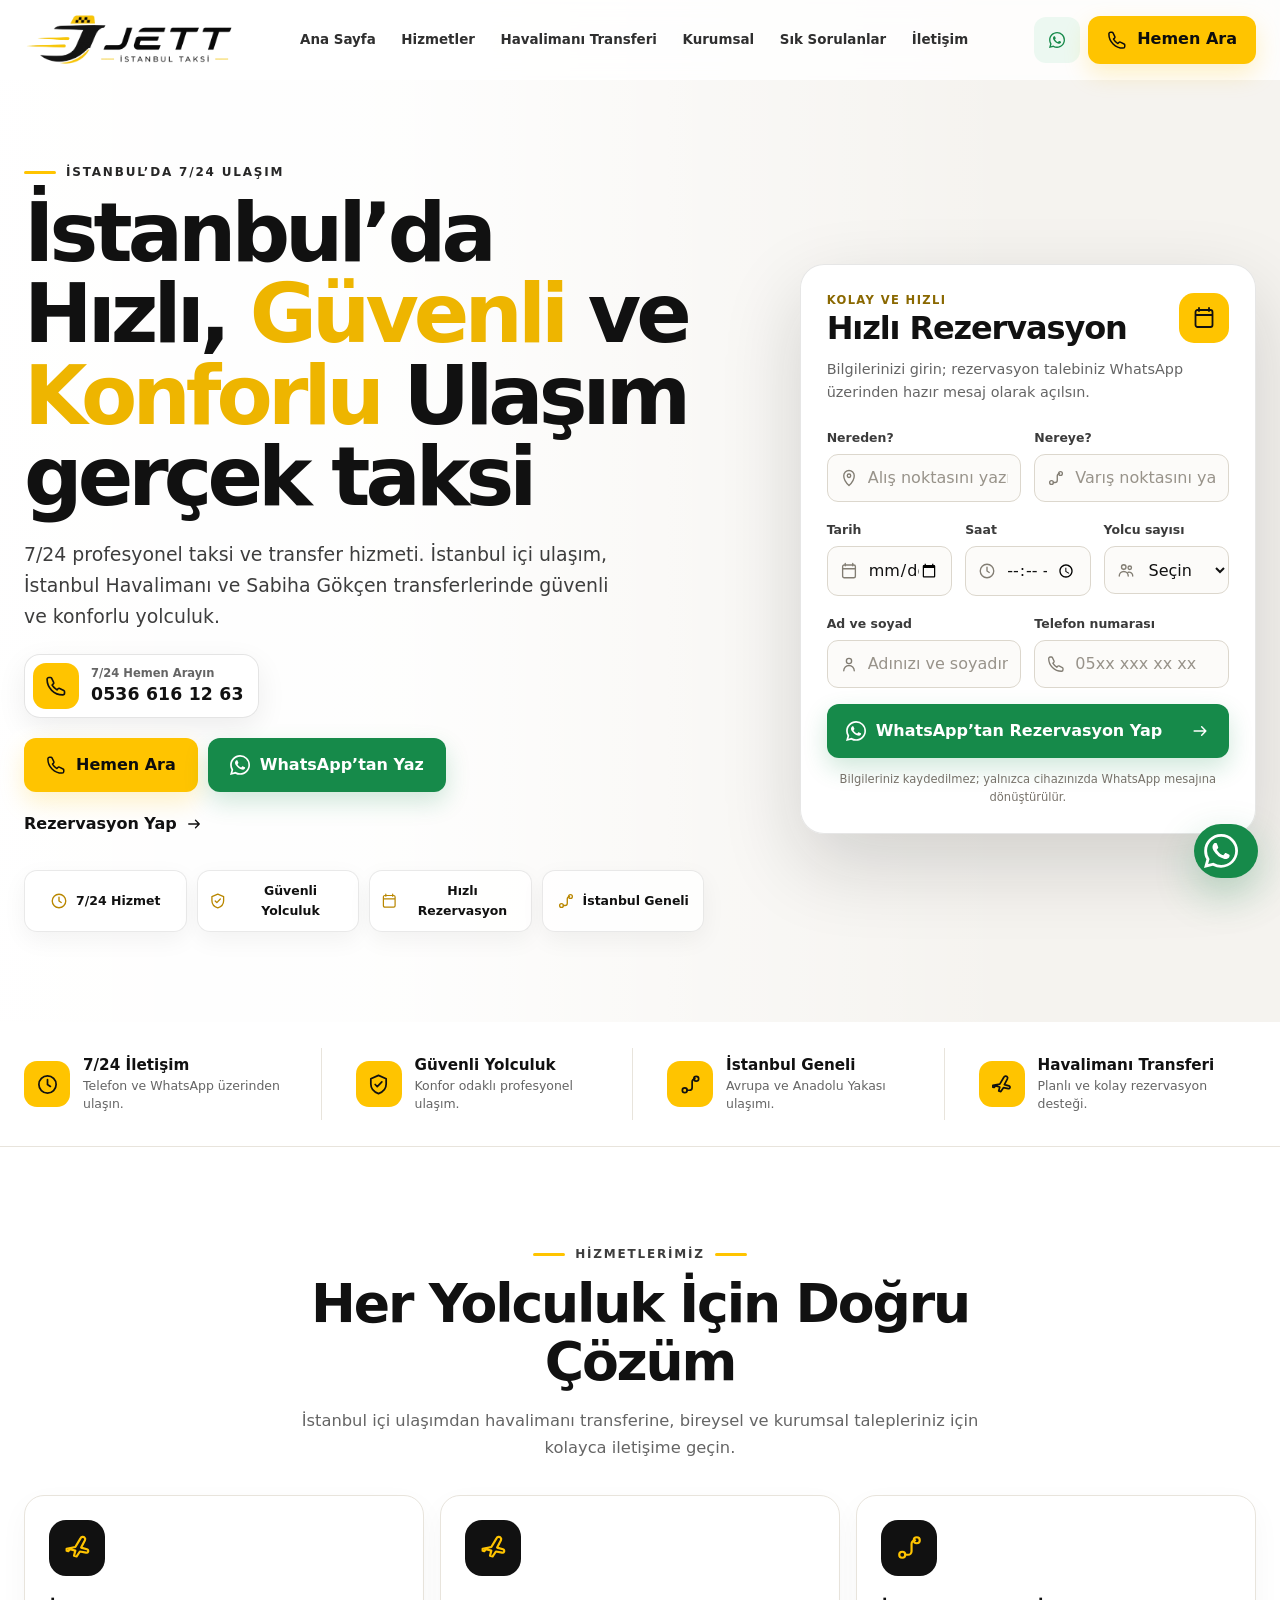
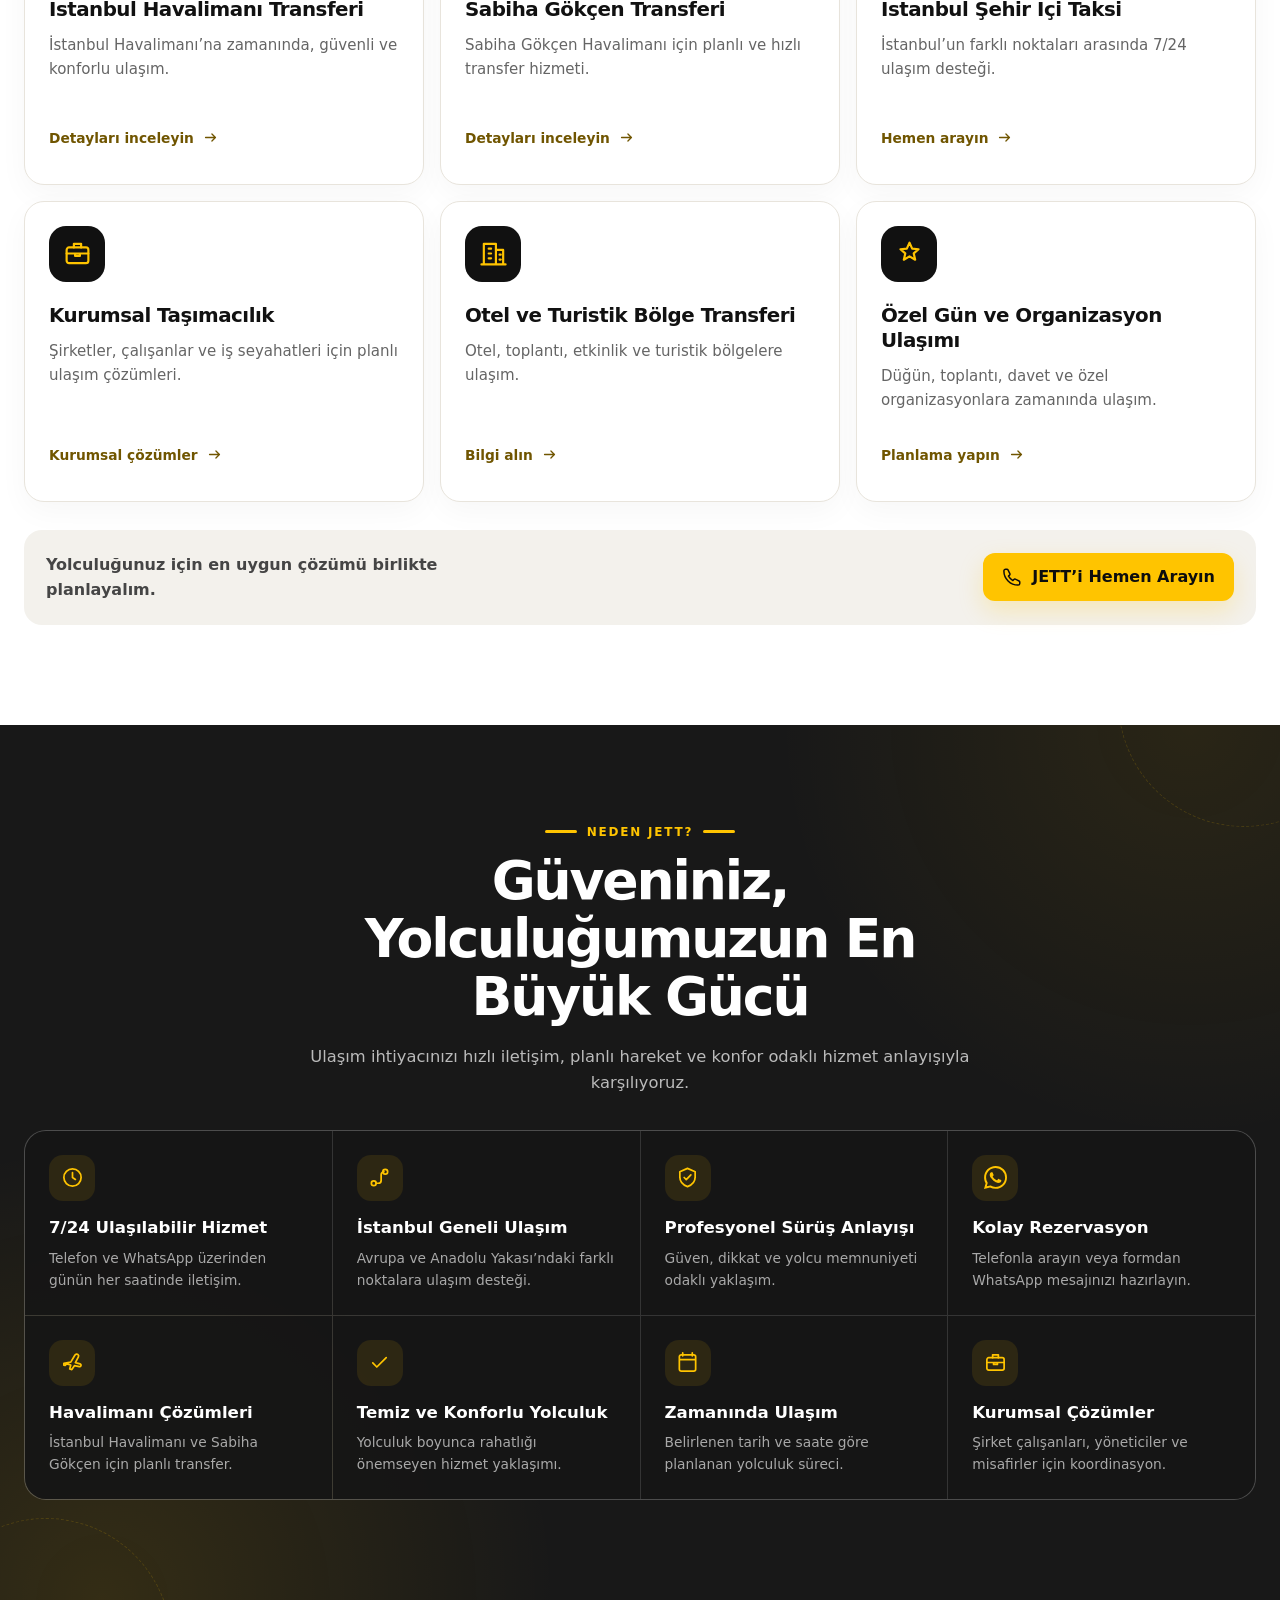
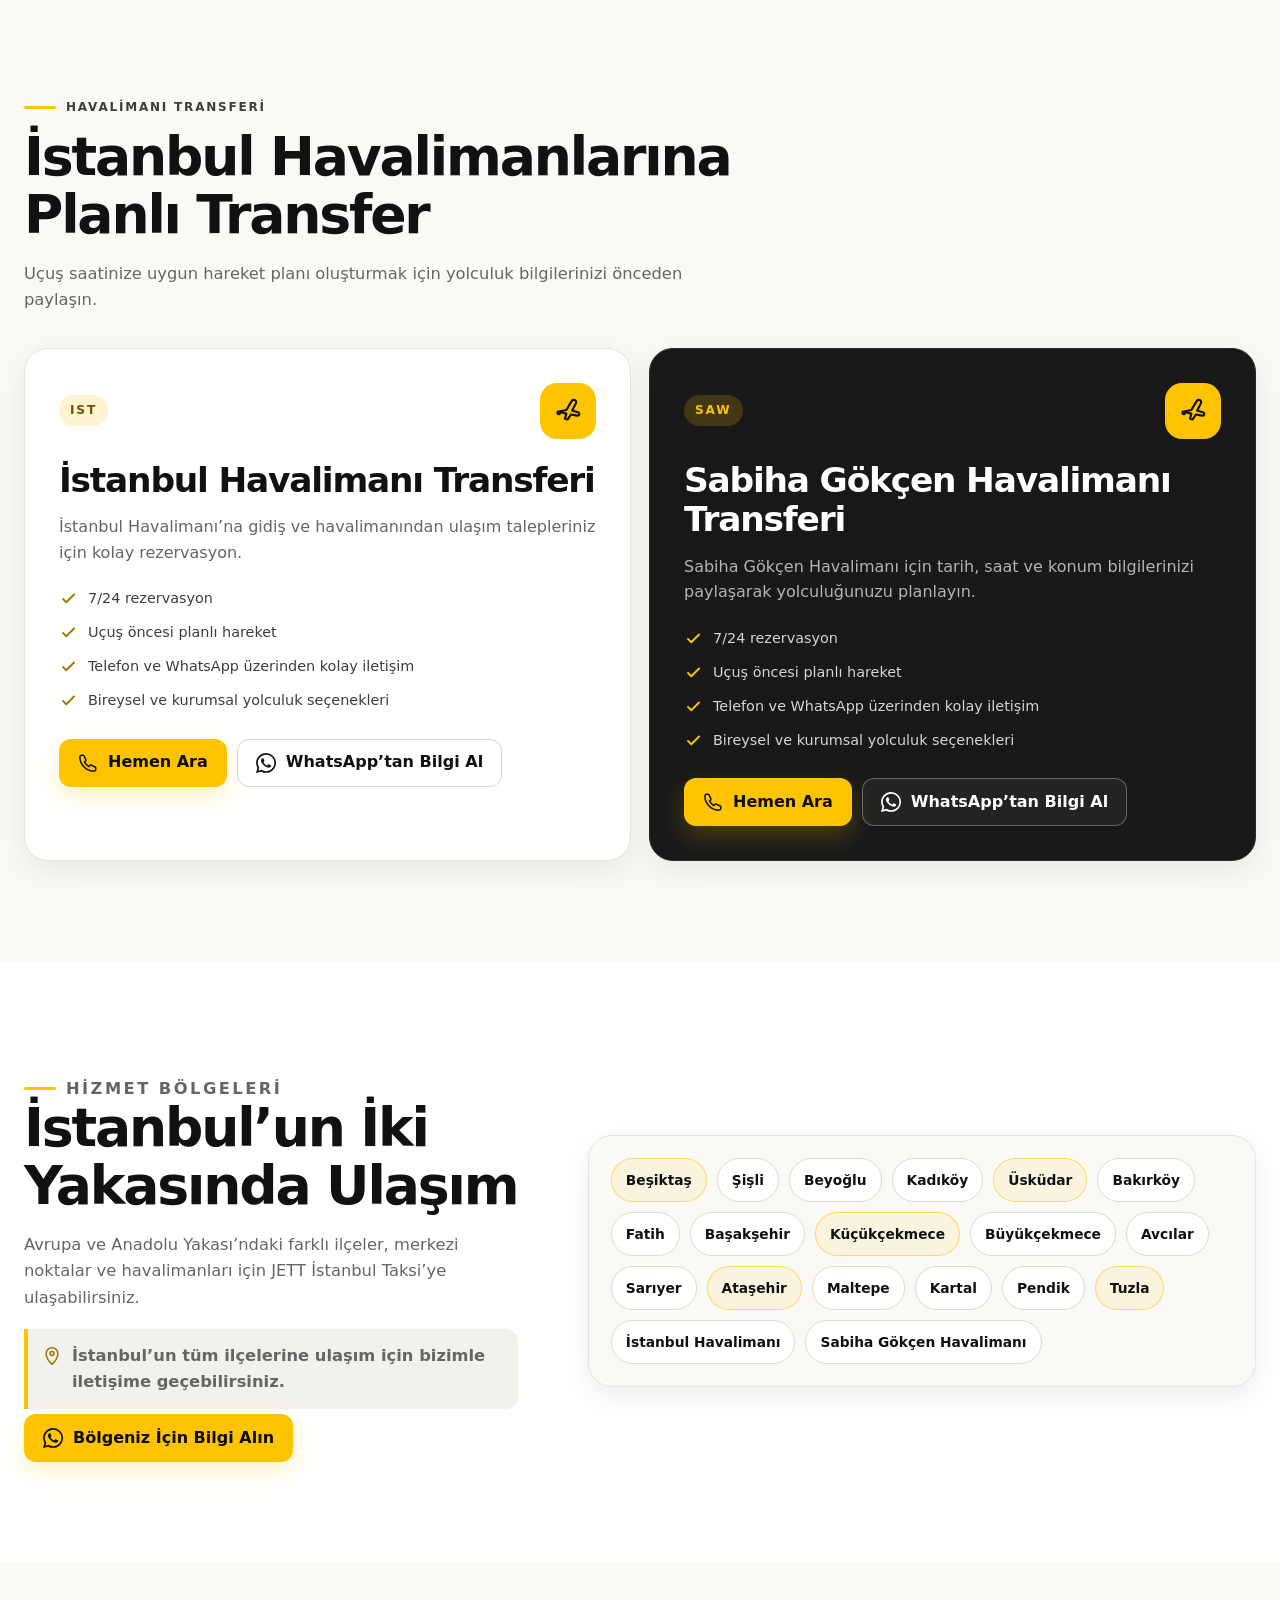
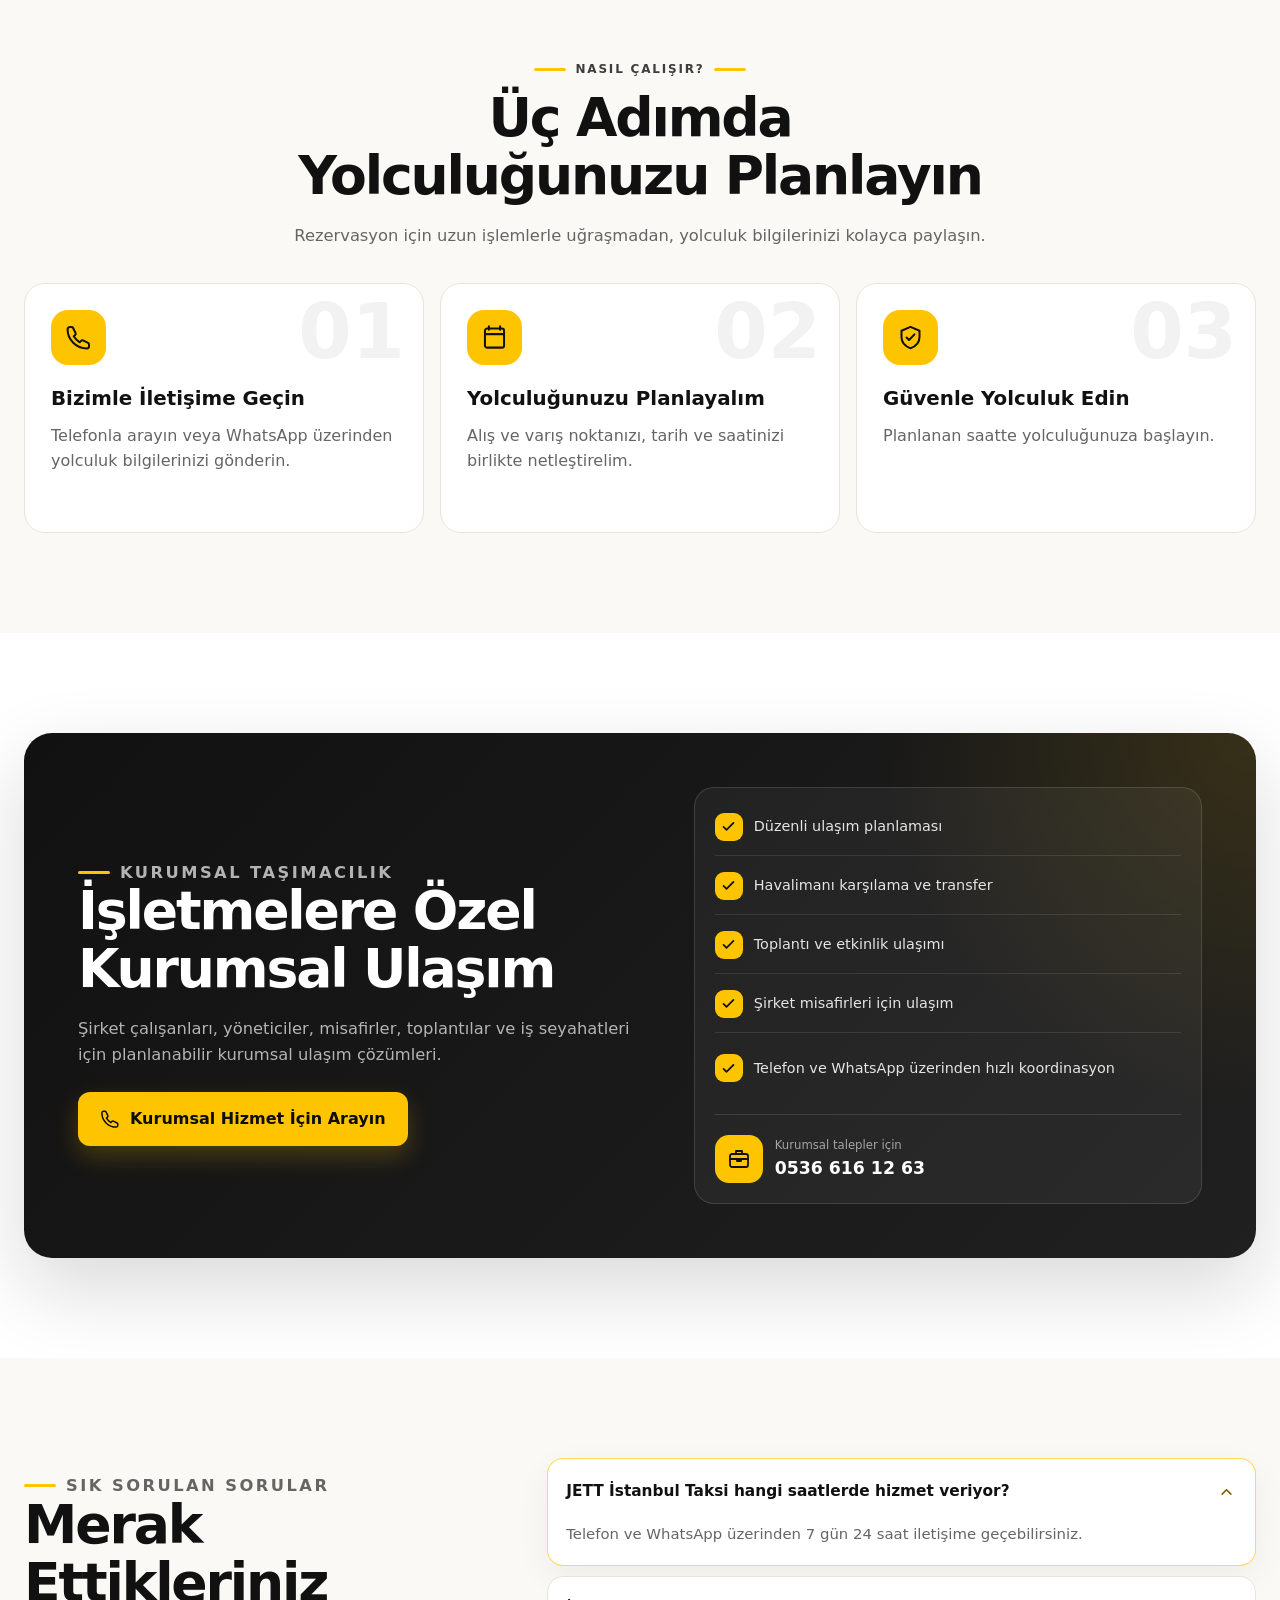
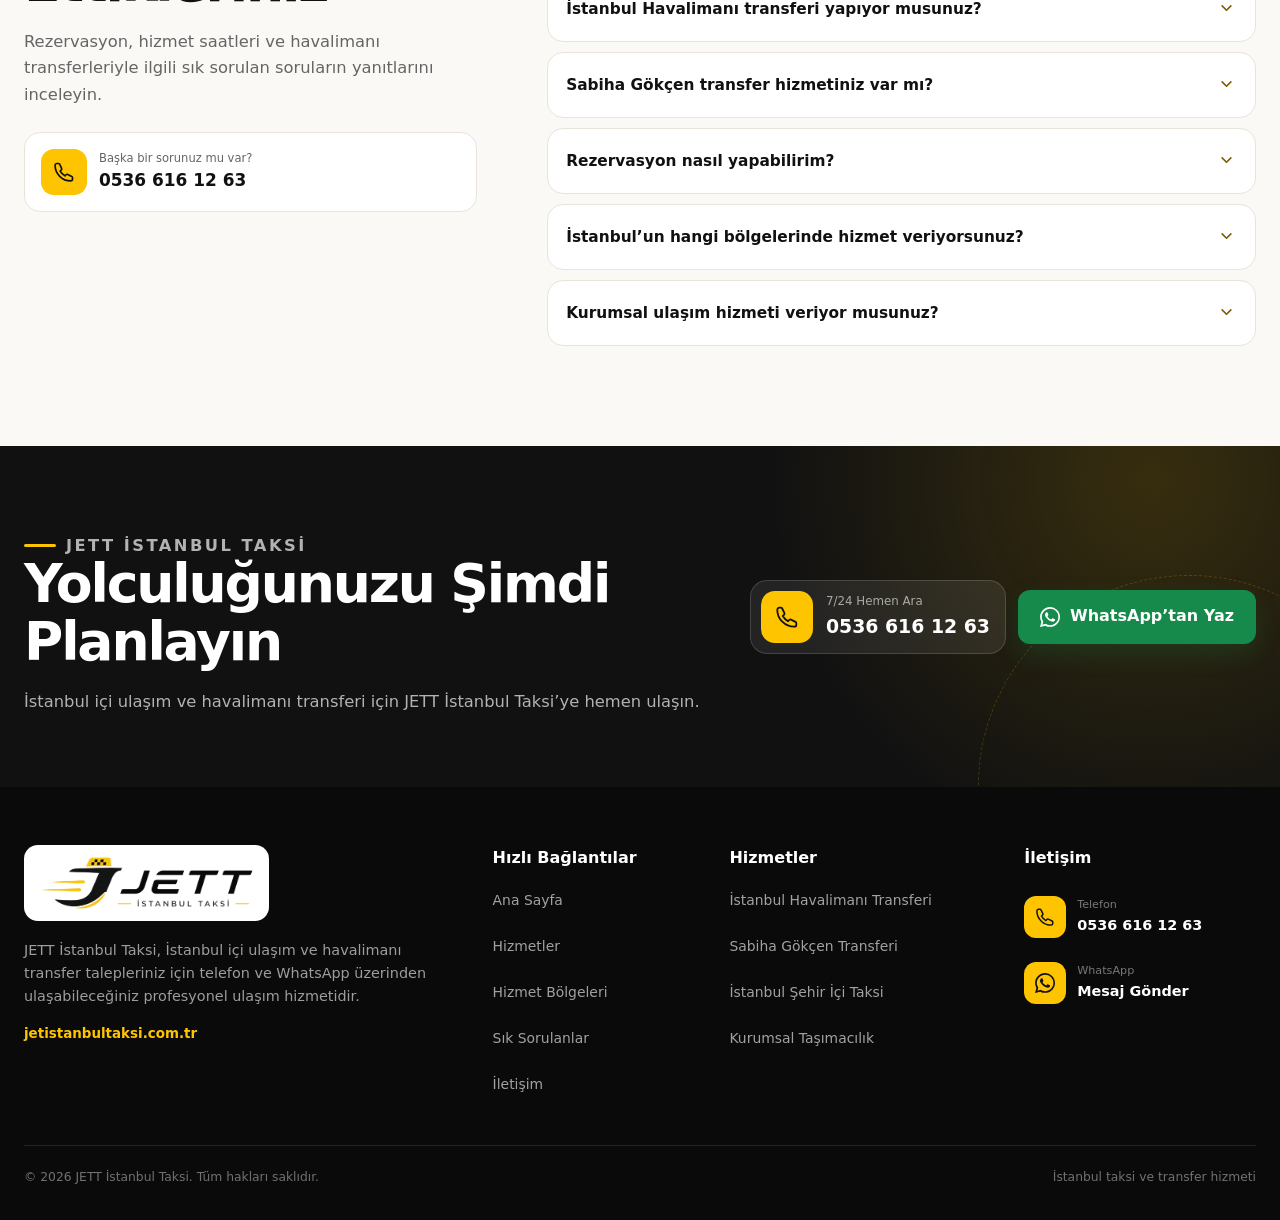
<file: index.html>
<!doctype html>
<html lang="tr">
<head>
  <meta charset="utf-8">
  <meta name="viewport" content="width=device-width, initial-scale=1, viewport-fit=cover">
  <title>JETT İstanbul Taksi | 7/24 Taksi ve Havalimanı Transferi</title>
  <meta name="description" content="JETT İstanbul Taksi ile İstanbul içi ulaşım, İstanbul Havalimanı ve Sabiha Gökçen transferi için 7/24 arayın veya WhatsApp’tan rezervasyon yapın.">
  <meta name="robots" content="index, follow, max-image-preview:large">
  <meta name="theme-color" content="#FFC400">
  <meta name="format-detection" content="telephone=yes">
  <link rel="canonical" href="https://jetistanbultaksi.com.tr/">

  <meta property="og:locale" content="tr_TR">
  <meta property="og:type" content="website">
  <meta property="og:title" content="JETT İstanbul Taksi | 7/24 Taksi ve Havalimanı Transferi">
  <meta property="og:description" content="İstanbul içi ulaşım, İstanbul Havalimanı ve Sabiha Gökçen transferi için telefon veya WhatsApp üzerinden rezervasyon yapın.">
  <meta property="og:url" content="https://jetistanbultaksi.com.tr/">
  <meta property="og:site_name" content="JETT İstanbul Taksi">
  <meta property="og:image" content="https://jetistanbultaksi.com.tr/assets/images/og-jett-istanbul-taksi.jpg">
  <meta property="og:image:width" content="1200">
  <meta property="og:image:height" content="630">
  <meta property="og:image:alt" content="JETT İstanbul Taksi ve İstanbul silüeti">

  <meta name="twitter:card" content="summary_large_image">
  <meta name="twitter:title" content="JETT İstanbul Taksi | 7/24 Taksi ve Havalimanı Transferi">
  <meta name="twitter:description" content="İstanbul içi taksi ve havalimanı transfer talepleriniz için 7/24 iletişime geçin.">
  <meta name="twitter:image" content="https://jetistanbultaksi.com.tr/assets/images/og-jett-istanbul-taksi.jpg">
  <meta name="twitter:image:alt" content="JETT İstanbul Taksi ve İstanbul silüeti">

  <link rel="icon" href="assets/images/favicon.svg" type="image/svg+xml">
  <link rel="icon" href="assets/images/favicon-32x32.png" type="image/png" sizes="32x32">
  <link rel="apple-touch-icon" href="assets/images/apple-touch-icon.png" sizes="180x180">
  <link rel="manifest" href="manifest.webmanifest">

  <link rel="preload" as="image" href="assets/images/hero-istanbul.avif" type="image/avif" media="(min-width: 769px)" fetchpriority="high">
  <link rel="preload" as="image" href="assets/images/hero-istanbul-mobile.avif" type="image/avif" media="(max-width: 768px)" fetchpriority="high">
  <link rel="stylesheet" href="assets/css/style.css?v=20260713-3">
  <script src="assets/js/main.js?v=20260713-3" defer></script>

  <script type="application/ld+json">
  {
    "@context": "https://schema.org",
    "@type": "TaxiService",
    "@id": "https://jetistanbultaksi.com.tr/#taxi-service",
    "name": "JETT İstanbul Taksi",
    "url": "https://jetistanbultaksi.com.tr/",
    "logo": "https://jetistanbultaksi.com.tr/assets/images/jett-logo.png",
    "image": "https://jetistanbultaksi.com.tr/assets/images/og-jett-istanbul-taksi.jpg",
    "telephone": "+905366161263",
    "description": "İstanbul içi ulaşım, İstanbul Havalimanı ve Sabiha Gökçen transfer talepleri için telefon ve WhatsApp üzerinden ulaşılabilen profesyonel taksi ve transfer hizmeti.",
    "areaServed": {
      "@type": "City",
      "name": "İstanbul"
    },
    "openingHours": "Mo-Su 00:00-23:59",
    "contactPoint": {
      "@type": "ContactPoint",
      "telephone": "+905366161263",
      "contactType": "reservations",
      "availableLanguage": "Turkish",
      "areaServed": "TR"
    }
  }
  </script>
  <script type="application/ld+json">
  {
    "@context": "https://schema.org",
    "@type": "WebSite",
    "@id": "https://jetistanbultaksi.com.tr/#website",
    "url": "https://jetistanbultaksi.com.tr/",
    "name": "JETT İstanbul Taksi",
    "inLanguage": "tr-TR",
    "publisher": {
      "@id": "https://jetistanbultaksi.com.tr/#taxi-service"
    }
  }
  </script>
  <script type="application/ld+json">
  {
    "@context": "https://schema.org",
    "@type": "FAQPage",
    "mainEntity": [
      {
        "@type": "Question",
        "name": "JETT İstanbul Taksi hangi saatlerde hizmet veriyor?",
        "acceptedAnswer": {
          "@type": "Answer",
          "text": "Telefon ve WhatsApp üzerinden 7 gün 24 saat iletişime geçebilirsiniz."
        }
      },
      {
        "@type": "Question",
        "name": "İstanbul Havalimanı transferi yapıyor musunuz?",
        "acceptedAnswer": {
          "@type": "Answer",
          "text": "İstanbul Havalimanı ulaşım ve transfer talepleriniz için telefon veya WhatsApp üzerinden rezervasyon oluşturabilirsiniz."
        }
      },
      {
        "@type": "Question",
        "name": "Sabiha Gökçen transfer hizmetiniz var mı?",
        "acceptedAnswer": {
          "@type": "Answer",
          "text": "Sabiha Gökçen Havalimanı transfer talepleriniz için yolculuk tarihini ve konum bilgilerini paylaşarak rezervasyon yapabilirsiniz."
        }
      },
      {
        "@type": "Question",
        "name": "Rezervasyon nasıl yapabilirim?",
        "acceptedAnswer": {
          "@type": "Answer",
          "text": "0536 616 12 63 numaralı telefonu arayabilir veya WhatsApp rezervasyon formunu kullanabilirsiniz."
        }
      },
      {
        "@type": "Question",
        "name": "İstanbul’un hangi bölgelerinde hizmet veriyorsunuz?",
        "acceptedAnswer": {
          "@type": "Answer",
          "text": "İstanbul’un Avrupa ve Anadolu Yakası’ndaki farklı bölgeleri için bizimle iletişime geçebilirsiniz."
        }
      },
      {
        "@type": "Question",
        "name": "Kurumsal ulaşım hizmeti veriyor musunuz?",
        "acceptedAnswer": {
          "@type": "Answer",
          "text": "Şirketler, çalışanlar, yöneticiler ve iş misafirleri için kurumsal ulaşım talepleri değerlendirilmektedir."
        }
      }
    ]
  }
  </script>
</head>
<body>
  <a class="skip-link" href="#ana-icerik">İçeriğe geç</a>

  <svg class="svg-sprite" aria-hidden="true" focusable="false">
    <symbol id="icon-phone" viewBox="0 0 24 24">
      <path d="M7.2 3.5 9.4 8a1.5 1.5 0 0 1-.35 1.75l-1.28 1.2a15 15 0 0 0 5.3 5.3l1.2-1.28a1.5 1.5 0 0 1 1.75-.35l4.48 2.2a1.5 1.5 0 0 1 .82 1.5v1.4a2 2 0 0 1-2 2C10 21.72 2.28 14 2.28 4.7a2 2 0 0 1 2-2h1.4a1.5 1.5 0 0 1 1.52.8Z"/>
    </symbol>
    <symbol id="icon-whatsapp" viewBox="0 0 24 24">
      <path d="M20.5 3.5A11.82 11.82 0 0 0 12.05 0C5.47 0 .12 5.35.12 11.93c0 2.1.55 4.16 1.6 5.97L0 24l6.25-1.64a11.9 11.9 0 0 0 5.8 1.48h.01C18.64 23.84 24 18.49 24 11.91c0-3.18-1.24-6.17-3.5-8.41ZM12.05 21.83h-.01a9.9 9.9 0 0 1-5.05-1.38l-.36-.21-3.71.97.99-3.62-.23-.37a9.9 9.9 0 0 1-1.52-5.29c0-5.47 4.45-9.92 9.93-9.92a9.86 9.86 0 0 1 7.03 2.92 9.86 9.86 0 0 1 2.91 7c-.01 5.47-4.46 9.9-9.98 9.9Zm5.44-7.42c-.3-.15-1.76-.87-2.03-.97-.27-.1-.47-.15-.67.15-.2.3-.77.97-.94 1.17-.17.2-.35.22-.65.07-.3-.15-1.26-.46-2.4-1.48a8.98 8.98 0 0 1-1.66-2.06c-.17-.3-.02-.46.13-.61.13-.13.3-.35.45-.52.15-.18.2-.3.3-.5.1-.2.05-.37-.02-.52-.08-.15-.67-1.61-.92-2.21-.24-.58-.49-.5-.67-.51h-.57c-.2 0-.52.08-.8.37-.27.3-1.04 1.02-1.04 2.48s1.07 2.88 1.22 3.08c.15.2 2.1 3.2 5.08 4.49.71.3 1.26.49 1.69.63.71.23 1.36.2 1.87.12.57-.08 1.76-.72 2.01-1.41.25-.7.25-1.3.17-1.42-.07-.13-.27-.2-.57-.35Z"/>
    </symbol>
    <symbol id="icon-calendar" viewBox="0 0 24 24">
      <path d="M7 2v3M17 2v3M3.5 9h17M5.5 4h13a2 2 0 0 1 2 2v13a2 2 0 0 1-2 2h-13a2 2 0 0 1-2-2V6a2 2 0 0 1 2-2Z"/>
    </symbol>
    <symbol id="icon-clock" viewBox="0 0 24 24">
      <circle cx="12" cy="12" r="9"/><path d="M12 7v5l3 2"/>
    </symbol>
    <symbol id="icon-pin" viewBox="0 0 24 24">
      <path d="M12 22s7-6.2 7-13a7 7 0 1 0-14 0c0 6.8 7 13 7 13Z"/><circle cx="12" cy="9" r="2.3"/>
    </symbol>
    <symbol id="icon-user" viewBox="0 0 24 24">
      <circle cx="12" cy="8" r="3.5"/><path d="M5 21a7 7 0 0 1 14 0"/>
    </symbol>
    <symbol id="icon-users" viewBox="0 0 24 24">
      <circle cx="9" cy="8" r="3"/><circle cx="17" cy="9" r="2.3"/><path d="M3 20a6 6 0 0 1 12 0M15 15a5 5 0 0 1 6 5"/>
    </symbol>
    <symbol id="icon-plane" viewBox="0 0 24 24">
      <path d="m3 13 7.2-1.4 4.4-7.4a2 2 0 0 1 3.2-.4c.6.6.75 1.5.36 2.25L15 12.1l4.8 1.3a1.5 1.5 0 0 1 .96 2.1 1.5 1.5 0 0 1-1.7.78L14 15.3l-2.7 4.1-2.2-.6 1.1-4.2-4.4-1.2-1.5 1.7-1.3-.35Z"/>
    </symbol>
    <symbol id="icon-route" viewBox="0 0 24 24">
      <circle cx="6" cy="18" r="2.5"/><circle cx="18" cy="6" r="2.5"/><path d="M8.5 18h2.2a3 3 0 0 0 3-3v-6a3 3 0 0 1 3-3"/>
    </symbol>
    <symbol id="icon-briefcase" viewBox="0 0 24 24">
      <rect x="3" y="7" width="18" height="13" rx="2"/><path d="M9 7V4h6v3M3 12h18M10 12v2h4v-2"/>
    </symbol>
    <symbol id="icon-building" viewBox="0 0 24 24">
      <path d="M4 21V4h10v17M14 9h6v12M8 8h2M8 12h2M8 16h2M17 13h1M17 17h1M2 21h20"/>
    </symbol>
    <symbol id="icon-event" viewBox="0 0 24 24">
      <path d="M12 3 14.2 8l5.3.45-4 3.5 1.2 5.2L12 14.4l-4.7 2.75 1.2-5.2-4-3.5L9.8 8Z"/>
    </symbol>
    <symbol id="icon-shield" viewBox="0 0 24 24">
      <path d="M12 2.5 20 6v5.5c0 5-3.3 8.3-8 10-4.7-1.7-8-5-8-10V6Z"/><path d="m8.5 12 2.2 2.2 4.8-5"/>
    </symbol>
    <symbol id="icon-check" viewBox="0 0 24 24"><path d="m5 12.5 4.2 4.2L19 7"/></symbol>
    <symbol id="icon-arrow" viewBox="0 0 24 24"><path d="M5 12h14M14 7l5 5-5 5"/></symbol>
    <symbol id="icon-chevron" viewBox="0 0 24 24"><path d="m7 9 5 5 5-5"/></symbol>
    <symbol id="icon-menu" viewBox="0 0 24 24"><path d="M4 7h16M4 12h16M4 17h16"/></symbol>
    <symbol id="icon-close" viewBox="0 0 24 24"><path d="m6 6 12 12M18 6 6 18"/></symbol>
  </svg>

  <header class="site-header" data-header>
    <div class="container header-inner">
      <a class="brand" href="#ana-sayfa" aria-label="JETT İstanbul Taksi ana sayfa">
        <img src="assets/images/jett-logo.webp" width="1100" height="282" alt="JETT İstanbul Taksi">
      </a>

      <nav class="desktop-nav" aria-label="Ana menü">
        <a href="#ana-sayfa">Ana Sayfa</a>
        <a href="#hizmetler">Hizmetler</a>
        <a href="#havalimani-transferi">Havalimanı Transferi</a>
        <a href="#kurumsal">Kurumsal</a>
        <a href="#sss">Sık Sorulanlar</a>
        <a href="#iletisim">İletişim</a>
      </nav>

      <div class="header-actions">
        <a class="icon-button header-whatsapp" href="https://wa.me/905366161263?text=Merhaba%20JETT%20%C4%B0stanbul%20Taksi%2C%20ula%C5%9F%C4%B1m%20ve%20rezervasyon%20hakk%C4%B1nda%20bilgi%20almak%20istiyorum." target="_blank" rel="noopener noreferrer" aria-label="WhatsApp’tan JETT İstanbul Taksi’ye yaz">
          <svg aria-hidden="true"><use href="#icon-whatsapp"></use></svg>
        </a>
        <a class="button button-primary header-call" href="tel:+905366161263">
          <svg aria-hidden="true"><use href="#icon-phone"></use></svg>
          <span>Hemen Ara</span>
        </a>
        <button class="menu-toggle" type="button" aria-expanded="false" aria-controls="mobile-menu" aria-haspopup="true" aria-label="Menüyü aç" data-menu-toggle>
          <svg class="menu-icon" aria-hidden="true"><use href="#icon-menu"></use></svg>
          <svg class="close-icon" aria-hidden="true"><use href="#icon-close"></use></svg>
        </button>
      </div>
    </div>

    <div class="mobile-menu" id="mobile-menu" data-mobile-menu aria-hidden="true" hidden>
      <nav class="mobile-nav" aria-label="Mobil menü">
        <a href="#ana-sayfa">Ana Sayfa</a>
        <a href="#hizmetler">Hizmetler</a>
        <a href="#havalimani-transferi">Havalimanı Transferi</a>
        <a href="#kurumsal">Kurumsal</a>
        <a href="#sss">Sık Sorulanlar</a>
        <a href="#iletisim">İletişim</a>
      </nav>
      <div class="mobile-menu-actions">
        <a class="button button-primary" href="tel:+905366161263">
          <svg aria-hidden="true"><use href="#icon-phone"></use></svg>
          0536 616 12 63
        </a>
        <a class="button button-whatsapp" href="https://wa.me/905366161263?text=Merhaba%20JETT%20%C4%B0stanbul%20Taksi%2C%20ula%C5%9F%C4%B1m%20ve%20rezervasyon%20hakk%C4%B1nda%20bilgi%20almak%20istiyorum." target="_blank" rel="noopener noreferrer">
          <svg aria-hidden="true"><use href="#icon-whatsapp"></use></svg>
          WhatsApp’tan Yaz
        </a>
      </div>
    </div>
  </header>

  <main id="ana-icerik">
    <section class="hero" id="ana-sayfa" aria-labelledby="hero-title">
      <picture class="hero-media">
        <source media="(max-width: 768px)" srcset="assets/images/hero-istanbul-mobile.avif" type="image/avif">
        <source media="(max-width: 768px)" srcset="assets/images/hero-istanbul-mobile.webp" type="image/webp">
        <source srcset="assets/images/hero-istanbul.avif" type="image/avif">
        <source srcset="assets/images/hero-istanbul.webp" type="image/webp">
        <img src="assets/images/hero-istanbul.webp" width="1672" height="941" alt="İstanbul silüeti, Boğaz Köprüsü ve sarı ulaşım rotaları" fetchpriority="high" decoding="async">
      </picture>
      <div class="hero-overlay" aria-hidden="true"></div>

      <div class="container hero-grid">
        <div class="hero-copy">
          <p class="eyebrow"><span></span> İstanbul’da 7/24 ulaşım</p>
          <h1 id="hero-title">İstanbul’da Hızlı, <mark>Güvenli</mark> ve <mark>Konforlu</mark> Ulaşım gerçek taksi</h1>
          <p class="hero-description">7/24 profesyonel taksi ve transfer hizmeti. İstanbul içi ulaşım, İstanbul Havalimanı ve Sabiha Gökçen transferlerinde güvenli ve konforlu yolculuk.</p>

          <div class="hero-contact">
            <a class="hero-phone" href="tel:+905366161263" aria-label="JETT İstanbul Taksi telefon numarası 0536 616 12 63">
              <span class="hero-phone-icon"><svg aria-hidden="true"><use href="#icon-phone"></use></svg></span>
              <span><small>7/24 Hemen Arayın</small><strong>0536 616 12 63</strong></span>
            </a>
          </div>

          <div class="hero-actions">
            <a class="button button-primary button-large" href="tel:+905366161263">
              <svg aria-hidden="true"><use href="#icon-phone"></use></svg>
              Hemen Ara
            </a>
            <a class="button button-whatsapp button-large" href="https://wa.me/905366161263?text=Merhaba%20JETT%20%C4%B0stanbul%20Taksi%2C%20ula%C5%9F%C4%B1m%20ve%20rezervasyon%20hakk%C4%B1nda%20bilgi%20almak%20istiyorum." target="_blank" rel="noopener noreferrer">
              <svg aria-hidden="true"><use href="#icon-whatsapp"></use></svg>
              WhatsApp’tan Yaz
            </a>
            <a class="text-link" href="#hizli-rezervasyon">Rezervasyon Yap <svg aria-hidden="true"><use href="#icon-arrow"></use></svg></a>
          </div>

          <ul class="hero-features" aria-label="Hizmet özellikleri">
            <li><svg aria-hidden="true"><use href="#icon-clock"></use></svg><span>7/24 Hizmet</span></li>
            <li><svg aria-hidden="true"><use href="#icon-shield"></use></svg><span>Güvenli Yolculuk</span></li>
            <li><svg aria-hidden="true"><use href="#icon-calendar"></use></svg><span>Hızlı Rezervasyon</span></li>
            <li><svg aria-hidden="true"><use href="#icon-route"></use></svg><span>İstanbul Geneli</span></li>
          </ul>
        </div>

        <div class="reservation-card" id="hizli-rezervasyon">
          <div class="reservation-card-header">
            <div>
              <p class="card-kicker">Kolay ve hızlı</p>
              <h2>Hızlı Rezervasyon</h2>
            </div>
            <span class="reservation-badge" aria-hidden="true"><svg><use href="#icon-calendar"></use></svg></span>
          </div>
          <p class="reservation-intro">Bilgilerinizi girin; rezervasyon talebiniz WhatsApp üzerinden hazır mesaj olarak açılsın.</p>

          <form class="reservation-form" id="reservation-form" novalidate>
            <div class="form-grid form-grid-two">
              <div class="field-group">
                <label for="pickup">Nereden?</label>
                <div class="input-shell">
                  <svg aria-hidden="true"><use href="#icon-pin"></use></svg>
                  <input id="pickup" name="pickup" type="text" autocomplete="street-address" placeholder="Alış noktasını yazın" required maxlength="120">
                </div>
              </div>
              <div class="field-group">
                <label for="destination">Nereye?</label>
                <div class="input-shell">
                  <svg aria-hidden="true"><use href="#icon-route"></use></svg>
                  <input id="destination" name="destination" type="text" placeholder="Varış noktasını yazın" required maxlength="120">
                </div>
              </div>
            </div>

            <div class="form-grid form-grid-three">
              <div class="field-group">
                <label for="travel-date">Tarih</label>
                <div class="input-shell">
                  <svg aria-hidden="true"><use href="#icon-calendar"></use></svg>
                  <input id="travel-date" name="travelDate" type="date" required>
                </div>
              </div>
              <div class="field-group">
                <label for="travel-time">Saat</label>
                <div class="input-shell">
                  <svg aria-hidden="true"><use href="#icon-clock"></use></svg>
                  <input id="travel-time" name="travelTime" type="time" required>
                </div>
              </div>
              <div class="field-group">
                <label for="passengers">Yolcu sayısı</label>
                <div class="input-shell">
                  <svg aria-hidden="true"><use href="#icon-users"></use></svg>
                  <select id="passengers" name="passengers" required>
                    <option value="">Seçin</option>
                    <option value="1">1 yolcu</option>
                    <option value="2">2 yolcu</option>
                    <option value="3">3 yolcu</option>
                    <option value="4">4 yolcu</option>
                    <option value="5 veya daha fazla">5 veya daha fazla</option>
                  </select>
                </div>
              </div>
            </div>

            <div class="form-grid form-grid-two">
              <div class="field-group">
                <label for="full-name">Ad ve soyad</label>
                <div class="input-shell">
                  <svg aria-hidden="true"><use href="#icon-user"></use></svg>
                  <input id="full-name" name="fullName" type="text" autocomplete="name" placeholder="Adınızı ve soyadınızı yazın" required minlength="3" maxlength="80">
                </div>
              </div>
              <div class="field-group">
                <label for="phone">Telefon numarası</label>
                <div class="input-shell">
                  <svg aria-hidden="true"><use href="#icon-phone"></use></svg>
                  <input id="phone" name="phone" type="tel" inputmode="tel" autocomplete="tel" placeholder="05xx xxx xx xx" required maxlength="20">
                </div>
              </div>
            </div>

            <p class="form-status" id="form-status" role="status" aria-live="polite"></p>
            <button class="button button-whatsapp reservation-submit" type="submit">
              <svg aria-hidden="true"><use href="#icon-whatsapp"></use></svg>
              WhatsApp’tan Rezervasyon Yap
              <svg class="button-arrow" aria-hidden="true"><use href="#icon-arrow"></use></svg>
            </button>
            <p class="privacy-note">Bilgileriniz kaydedilmez; yalnızca cihazınızda WhatsApp mesajına dönüştürülür.</p>
          </form>
        </div>
      </div>
    </section>

    <section class="trust-strip" aria-label="JETT İstanbul Taksi güven özellikleri">
      <div class="container trust-grid">
        <article class="trust-item">
          <span class="trust-icon"><svg aria-hidden="true"><use href="#icon-clock"></use></svg></span>
          <div><h2>7/24 İletişim</h2><p>Telefon ve WhatsApp üzerinden ulaşın.</p></div>
        </article>
        <article class="trust-item">
          <span class="trust-icon"><svg aria-hidden="true"><use href="#icon-shield"></use></svg></span>
          <div><h2>Güvenli Yolculuk</h2><p>Konfor odaklı profesyonel ulaşım.</p></div>
        </article>
        <article class="trust-item">
          <span class="trust-icon"><svg aria-hidden="true"><use href="#icon-route"></use></svg></span>
          <div><h2>İstanbul Geneli</h2><p>Avrupa ve Anadolu Yakası ulaşımı.</p></div>
        </article>
        <article class="trust-item">
          <span class="trust-icon"><svg aria-hidden="true"><use href="#icon-plane"></use></svg></span>
          <div><h2>Havalimanı Transferi</h2><p>Planlı ve kolay rezervasyon desteği.</p></div>
        </article>
      </div>
    </section>

    <section class="section services" id="hizmetler" aria-labelledby="services-title">
      <div class="container">
        <div class="section-heading section-heading-center">
          <p class="section-kicker"><span></span> Hizmetlerimiz <span></span></p>
          <h2 id="services-title">Her Yolculuk İçin Doğru Çözüm</h2>
          <p>İstanbul içi ulaşımdan havalimanı transferine, bireysel ve kurumsal talepleriniz için kolayca iletişime geçin.</p>
        </div>

        <div class="service-grid">
          <article class="service-card">
            <span class="service-icon"><svg aria-hidden="true"><use href="#icon-plane"></use></svg></span>
            <h3>İstanbul Havalimanı Transferi</h3>
            <p>İstanbul Havalimanı’na zamanında, güvenli ve konforlu ulaşım.</p>
            <a class="card-link" href="#havalimani-transferi">Detayları inceleyin <svg aria-hidden="true"><use href="#icon-arrow"></use></svg></a>
          </article>
          <article class="service-card">
            <span class="service-icon"><svg aria-hidden="true"><use href="#icon-plane"></use></svg></span>
            <h3>Sabiha Gökçen Transferi</h3>
            <p>Sabiha Gökçen Havalimanı için planlı ve hızlı transfer hizmeti.</p>
            <a class="card-link" href="#havalimani-transferi">Detayları inceleyin <svg aria-hidden="true"><use href="#icon-arrow"></use></svg></a>
          </article>
          <article class="service-card">
            <span class="service-icon"><svg aria-hidden="true"><use href="#icon-route"></use></svg></span>
            <h3>İstanbul Şehir İçi Taksi</h3>
            <p>İstanbul’un farklı noktaları arasında 7/24 ulaşım desteği.</p>
            <a class="card-link" href="tel:+905366161263">Hemen arayın <svg aria-hidden="true"><use href="#icon-arrow"></use></svg></a>
          </article>
          <article class="service-card">
            <span class="service-icon"><svg aria-hidden="true"><use href="#icon-briefcase"></use></svg></span>
            <h3>Kurumsal Taşımacılık</h3>
            <p>Şirketler, çalışanlar ve iş seyahatleri için planlı ulaşım çözümleri.</p>
            <a class="card-link" href="#kurumsal">Kurumsal çözümler <svg aria-hidden="true"><use href="#icon-arrow"></use></svg></a>
          </article>
          <article class="service-card">
            <span class="service-icon"><svg aria-hidden="true"><use href="#icon-building"></use></svg></span>
            <h3>Otel ve Turistik Bölge Transferi</h3>
            <p>Otel, toplantı, etkinlik ve turistik bölgelere ulaşım.</p>
            <a class="card-link" href="https://wa.me/905366161263?text=Merhaba%20JETT%20%C4%B0stanbul%20Taksi%2C%20otel%20veya%20turistik%20b%C3%B6lge%20transferi%20hakk%C4%B1nda%20bilgi%20almak%20istiyorum." target="_blank" rel="noopener noreferrer">Bilgi alın <svg aria-hidden="true"><use href="#icon-arrow"></use></svg></a>
          </article>
          <article class="service-card">
            <span class="service-icon"><svg aria-hidden="true"><use href="#icon-event"></use></svg></span>
            <h3>Özel Gün ve Organizasyon Ulaşımı</h3>
            <p>Düğün, toplantı, davet ve özel organizasyonlara zamanında ulaşım.</p>
            <a class="card-link" href="https://wa.me/905366161263?text=Merhaba%20JETT%20%C4%B0stanbul%20Taksi%2C%20organizasyon%20ula%C5%9F%C4%B1m%C4%B1%20hakk%C4%B1nda%20bilgi%20almak%20istiyorum." target="_blank" rel="noopener noreferrer">Planlama yapın <svg aria-hidden="true"><use href="#icon-arrow"></use></svg></a>
          </article>
        </div>

        <div class="section-action">
          <p>Yolculuğunuz için en uygun çözümü birlikte planlayalım.</p>
          <a class="button button-primary" href="tel:+905366161263"><svg aria-hidden="true"><use href="#icon-phone"></use></svg> JETT’i Hemen Arayın</a>
        </div>
      </div>
    </section>

    <section class="section why-jett" id="neden-jett" aria-labelledby="why-title">
      <div class="container">
        <div class="section-heading section-heading-light section-heading-center">
          <p class="section-kicker"><span></span> Neden JETT? <span></span></p>
          <h2 id="why-title">Güveniniz, Yolculuğumuzun En Büyük Gücü</h2>
          <p>Ulaşım ihtiyacınızı hızlı iletişim, planlı hareket ve konfor odaklı hizmet anlayışıyla karşılıyoruz.</p>
        </div>

        <div class="benefit-grid">
          <article class="benefit-item"><span><svg aria-hidden="true"><use href="#icon-clock"></use></svg></span><h3>7/24 Ulaşılabilir Hizmet</h3><p>Telefon ve WhatsApp üzerinden günün her saatinde iletişim.</p></article>
          <article class="benefit-item"><span><svg aria-hidden="true"><use href="#icon-route"></use></svg></span><h3>İstanbul Geneli Ulaşım</h3><p>Avrupa ve Anadolu Yakası’ndaki farklı noktalara ulaşım desteği.</p></article>
          <article class="benefit-item"><span><svg aria-hidden="true"><use href="#icon-shield"></use></svg></span><h3>Profesyonel Sürüş Anlayışı</h3><p>Güven, dikkat ve yolcu memnuniyeti odaklı yaklaşım.</p></article>
          <article class="benefit-item"><span><svg aria-hidden="true"><use href="#icon-whatsapp"></use></svg></span><h3>Kolay Rezervasyon</h3><p>Telefonla arayın veya formdan WhatsApp mesajınızı hazırlayın.</p></article>
          <article class="benefit-item"><span><svg aria-hidden="true"><use href="#icon-plane"></use></svg></span><h3>Havalimanı Çözümleri</h3><p>İstanbul Havalimanı ve Sabiha Gökçen için planlı transfer.</p></article>
          <article class="benefit-item"><span><svg aria-hidden="true"><use href="#icon-check"></use></svg></span><h3>Temiz ve Konforlu Yolculuk</h3><p>Yolculuk boyunca rahatlığı önemseyen hizmet yaklaşımı.</p></article>
          <article class="benefit-item"><span><svg aria-hidden="true"><use href="#icon-calendar"></use></svg></span><h3>Zamanında Ulaşım</h3><p>Belirlenen tarih ve saate göre planlanan yolculuk süreci.</p></article>
          <article class="benefit-item"><span><svg aria-hidden="true"><use href="#icon-briefcase"></use></svg></span><h3>Kurumsal Çözümler</h3><p>Şirket çalışanları, yöneticiler ve misafirler için koordinasyon.</p></article>
        </div>
      </div>
    </section>

    <section class="section airport" id="havalimani-transferi" aria-labelledby="airport-title">
      <div class="container">
        <div class="section-heading">
          <p class="section-kicker"><span></span> Havalimanı transferi</p>
          <h2 id="airport-title">İstanbul Havalimanlarına Planlı Transfer</h2>
          <p>Uçuş saatinize uygun hareket planı oluşturmak için yolculuk bilgilerinizi önceden paylaşın.</p>
        </div>

        <div class="airport-grid">
          <article class="airport-card">
            <div class="airport-card-top">
              <span class="airport-code">IST</span>
              <span class="airport-icon"><svg aria-hidden="true"><use href="#icon-plane"></use></svg></span>
            </div>
            <h3>İstanbul Havalimanı Transferi</h3>
            <p>İstanbul Havalimanı’na gidiş ve havalimanından ulaşım talepleriniz için kolay rezervasyon.</p>
            <ul class="check-list">
              <li><svg aria-hidden="true"><use href="#icon-check"></use></svg>7/24 rezervasyon</li>
              <li><svg aria-hidden="true"><use href="#icon-check"></use></svg>Uçuş öncesi planlı hareket</li>
              <li><svg aria-hidden="true"><use href="#icon-check"></use></svg>Telefon ve WhatsApp üzerinden kolay iletişim</li>
              <li><svg aria-hidden="true"><use href="#icon-check"></use></svg>Bireysel ve kurumsal yolculuk seçenekleri</li>
            </ul>
            <div class="airport-actions">
              <a class="button button-primary" href="tel:+905366161263"><svg aria-hidden="true"><use href="#icon-phone"></use></svg>Hemen Ara</a>
              <a class="button button-outline" href="https://wa.me/905366161263?text=Merhaba%20JETT%20%C4%B0stanbul%20Taksi%2C%20%C4%B0stanbul%20Havaliman%C4%B1%20transferi%20hakk%C4%B1nda%20bilgi%20almak%20istiyorum." target="_blank" rel="noopener noreferrer"><svg aria-hidden="true"><use href="#icon-whatsapp"></use></svg>WhatsApp’tan Bilgi Al</a>
            </div>
          </article>

          <article class="airport-card airport-card-dark">
            <div class="airport-card-top">
              <span class="airport-code">SAW</span>
              <span class="airport-icon"><svg aria-hidden="true"><use href="#icon-plane"></use></svg></span>
            </div>
            <h3>Sabiha Gökçen Havalimanı Transferi</h3>
            <p>Sabiha Gökçen Havalimanı için tarih, saat ve konum bilgilerinizi paylaşarak yolculuğunuzu planlayın.</p>
            <ul class="check-list">
              <li><svg aria-hidden="true"><use href="#icon-check"></use></svg>7/24 rezervasyon</li>
              <li><svg aria-hidden="true"><use href="#icon-check"></use></svg>Uçuş öncesi planlı hareket</li>
              <li><svg aria-hidden="true"><use href="#icon-check"></use></svg>Telefon ve WhatsApp üzerinden kolay iletişim</li>
              <li><svg aria-hidden="true"><use href="#icon-check"></use></svg>Bireysel ve kurumsal yolculuk seçenekleri</li>
            </ul>
            <div class="airport-actions">
              <a class="button button-primary" href="tel:+905366161263"><svg aria-hidden="true"><use href="#icon-phone"></use></svg>Hemen Ara</a>
              <a class="button button-outline-light" href="https://wa.me/905366161263?text=Merhaba%20JETT%20%C4%B0stanbul%20Taksi%2C%20Sabiha%20G%C3%B6k%C3%A7en%20Havaliman%C4%B1%20transferi%20hakk%C4%B1nda%20bilgi%20almak%20istiyorum." target="_blank" rel="noopener noreferrer"><svg aria-hidden="true"><use href="#icon-whatsapp"></use></svg>WhatsApp’tan Bilgi Al</a>
            </div>
          </article>
        </div>
      </div>
    </section>

    <section class="section areas" id="hizmet-bolgeleri" aria-labelledby="areas-title">
      <div class="container areas-layout">
        <div class="areas-copy">
          <p class="section-kicker"><span></span> Hizmet bölgeleri</p>
          <h2 id="areas-title">İstanbul’un İki Yakasında Ulaşım</h2>
          <p>Avrupa ve Anadolu Yakası’ndaki farklı ilçeler, merkezi noktalar ve havalimanları için JETT İstanbul Taksi’ye ulaşabilirsiniz.</p>
          <p class="areas-note"><svg aria-hidden="true"><use href="#icon-pin"></use></svg>İstanbul’un tüm ilçelerine ulaşım için bizimle iletişime geçebilirsiniz.</p>
          <a class="button button-primary" href="https://wa.me/905366161263?text=Merhaba%20JETT%20%C4%B0stanbul%20Taksi%2C%20bulundu%C4%9Fum%20b%C3%B6lge%20i%C3%A7in%20ula%C5%9F%C4%B1m%20hizmeti%20hakk%C4%B1nda%20bilgi%20almak%20istiyorum." target="_blank" rel="noopener noreferrer"><svg aria-hidden="true"><use href="#icon-whatsapp"></use></svg>Bölgeniz İçin Bilgi Alın</a>
        </div>
        <div class="area-cloud" aria-label="Örnek hizmet bölgeleri">
          <span>Beşiktaş</span><span>Şişli</span><span>Beyoğlu</span><span>Kadıköy</span><span>Üsküdar</span><span>Bakırköy</span><span>Fatih</span><span>Başakşehir</span><span>Küçükçekmece</span><span>Büyükçekmece</span><span>Avcılar</span><span>Sarıyer</span><span>Ataşehir</span><span>Maltepe</span><span>Kartal</span><span>Pendik</span><span>Tuzla</span><span>İstanbul Havalimanı</span><span>Sabiha Gökçen Havalimanı</span>
        </div>
      </div>
    </section>

    <section class="section process" id="nasil-calisir" aria-labelledby="process-title">
      <div class="container">
        <div class="section-heading section-heading-center">
          <p class="section-kicker"><span></span> Nasıl çalışır? <span></span></p>
          <h2 id="process-title">Üç Adımda Yolculuğunuzu Planlayın</h2>
          <p>Rezervasyon için uzun işlemlerle uğraşmadan, yolculuk bilgilerinizi kolayca paylaşın.</p>
        </div>
        <ol class="process-grid">
          <li class="process-card">
            <span class="process-number">01</span>
            <span class="process-icon"><svg aria-hidden="true"><use href="#icon-phone"></use></svg></span>
            <h3>Bizimle İletişime Geçin</h3>
            <p>Telefonla arayın veya WhatsApp üzerinden yolculuk bilgilerinizi gönderin.</p>
          </li>
          <li class="process-card">
            <span class="process-number">02</span>
            <span class="process-icon"><svg aria-hidden="true"><use href="#icon-calendar"></use></svg></span>
            <h3>Yolculuğunuzu Planlayalım</h3>
            <p>Alış ve varış noktanızı, tarih ve saatinizi birlikte netleştirelim.</p>
          </li>
          <li class="process-card">
            <span class="process-number">03</span>
            <span class="process-icon"><svg aria-hidden="true"><use href="#icon-shield"></use></svg></span>
            <h3>Güvenle Yolculuk Edin</h3>
            <p>Planlanan saatte yolculuğunuza başlayın.</p>
          </li>
        </ol>
      </div>
    </section>

    <section class="section corporate" id="kurumsal" aria-labelledby="corporate-title">
      <div class="container corporate-card">
        <div class="corporate-copy">
          <p class="section-kicker section-kicker-light"><span></span> Kurumsal taşımacılık</p>
          <h2 id="corporate-title">İşletmelere Özel Kurumsal Ulaşım</h2>
          <p>Şirket çalışanları, yöneticiler, misafirler, toplantılar ve iş seyahatleri için planlanabilir kurumsal ulaşım çözümleri.</p>
          <a class="button button-primary button-large" href="tel:+905366161263"><svg aria-hidden="true"><use href="#icon-phone"></use></svg>Kurumsal Hizmet İçin Arayın</a>
        </div>
        <div class="corporate-features">
          <ul class="corporate-list">
            <li><span><svg aria-hidden="true"><use href="#icon-check"></use></svg></span>Düzenli ulaşım planlaması</li>
            <li><span><svg aria-hidden="true"><use href="#icon-check"></use></svg></span>Havalimanı karşılama ve transfer</li>
            <li><span><svg aria-hidden="true"><use href="#icon-check"></use></svg></span>Toplantı ve etkinlik ulaşımı</li>
            <li><span><svg aria-hidden="true"><use href="#icon-check"></use></svg></span>Şirket misafirleri için ulaşım</li>
            <li><span><svg aria-hidden="true"><use href="#icon-check"></use></svg></span>Telefon ve WhatsApp üzerinden hızlı koordinasyon</li>
          </ul>
          <div class="corporate-contact">
            <span class="corporate-contact-icon"><svg aria-hidden="true"><use href="#icon-briefcase"></use></svg></span>
            <div><small>Kurumsal talepler için</small><a href="tel:+905366161263">0536 616 12 63</a></div>
          </div>
        </div>
      </div>
    </section>

    <section class="section faq" id="sss" aria-labelledby="faq-title">
      <div class="container faq-layout">
        <div class="faq-intro">
          <p class="section-kicker"><span></span> Sık sorulan sorular</p>
          <h2 id="faq-title">Merak Ettikleriniz</h2>
          <p>Rezervasyon, hizmet saatleri ve havalimanı transferleriyle ilgili sık sorulan soruların yanıtlarını inceleyin.</p>
          <div class="faq-help">
            <span><svg aria-hidden="true"><use href="#icon-phone"></use></svg></span>
            <div><small>Başka bir sorunuz mu var?</small><a href="tel:+905366161263">0536 616 12 63</a></div>
          </div>
        </div>

        <div class="faq-list">
          <details class="faq-item" open>
            <summary aria-controls="faq-answer-1" aria-expanded="true"><span>JETT İstanbul Taksi hangi saatlerde hizmet veriyor?</span><svg aria-hidden="true"><use href="#icon-chevron"></use></svg></summary>
            <div class="faq-answer" id="faq-answer-1"><p>Telefon ve WhatsApp üzerinden 7 gün 24 saat iletişime geçebilirsiniz.</p></div>
          </details>
          <details class="faq-item">
            <summary aria-controls="faq-answer-2" aria-expanded="false"><span>İstanbul Havalimanı transferi yapıyor musunuz?</span><svg aria-hidden="true"><use href="#icon-chevron"></use></svg></summary>
            <div class="faq-answer" id="faq-answer-2"><p>İstanbul Havalimanı ulaşım ve transfer talepleriniz için telefon veya WhatsApp üzerinden rezervasyon oluşturabilirsiniz.</p></div>
          </details>
          <details class="faq-item">
            <summary aria-controls="faq-answer-3" aria-expanded="false"><span>Sabiha Gökçen transfer hizmetiniz var mı?</span><svg aria-hidden="true"><use href="#icon-chevron"></use></svg></summary>
            <div class="faq-answer" id="faq-answer-3"><p>Sabiha Gökçen Havalimanı transfer talepleriniz için yolculuk tarihini ve konum bilgilerini paylaşarak rezervasyon yapabilirsiniz.</p></div>
          </details>
          <details class="faq-item">
            <summary aria-controls="faq-answer-4" aria-expanded="false"><span>Rezervasyon nasıl yapabilirim?</span><svg aria-hidden="true"><use href="#icon-chevron"></use></svg></summary>
            <div class="faq-answer" id="faq-answer-4"><p>0536 616 12 63 numaralı telefonu arayabilir veya WhatsApp rezervasyon formunu kullanabilirsiniz.</p></div>
          </details>
          <details class="faq-item">
            <summary aria-controls="faq-answer-5" aria-expanded="false"><span>İstanbul’un hangi bölgelerinde hizmet veriyorsunuz?</span><svg aria-hidden="true"><use href="#icon-chevron"></use></svg></summary>
            <div class="faq-answer" id="faq-answer-5"><p>İstanbul’un Avrupa ve Anadolu Yakası’ndaki farklı bölgeleri için bizimle iletişime geçebilirsiniz.</p></div>
          </details>
          <details class="faq-item">
            <summary aria-controls="faq-answer-6" aria-expanded="false"><span>Kurumsal ulaşım hizmeti veriyor musunuz?</span><svg aria-hidden="true"><use href="#icon-chevron"></use></svg></summary>
            <div class="faq-answer" id="faq-answer-6"><p>Şirketler, çalışanlar, yöneticiler ve iş misafirleri için kurumsal ulaşım talepleri değerlendirilmektedir.</p></div>
          </details>
        </div>
      </div>
    </section>

    <section class="contact-cta" id="iletisim" aria-labelledby="contact-title">
      <div class="container contact-cta-inner">
        <div class="contact-copy">
          <p class="section-kicker section-kicker-light"><span></span> JETT İstanbul Taksi</p>
          <h2 id="contact-title">Yolculuğunuzu Şimdi Planlayın</h2>
          <p>İstanbul içi ulaşım ve havalimanı transferi için JETT İstanbul Taksi’ye hemen ulaşın.</p>
        </div>
        <div class="contact-actions">
          <a class="contact-phone-card" href="tel:+905366161263">
            <span><svg aria-hidden="true"><use href="#icon-phone"></use></svg></span>
            <div><small>7/24 Hemen Ara</small><strong>0536 616 12 63</strong></div>
          </a>
          <a class="button button-whatsapp button-large" href="https://wa.me/905366161263?text=Merhaba%20JETT%20%C4%B0stanbul%20Taksi%2C%20ula%C5%9F%C4%B1m%20ve%20rezervasyon%20hakk%C4%B1nda%20bilgi%20almak%20istiyorum." target="_blank" rel="noopener noreferrer"><svg aria-hidden="true"><use href="#icon-whatsapp"></use></svg>WhatsApp’tan Yaz</a>
        </div>
      </div>
    </section>
  </main>

  <footer class="site-footer">
    <div class="container footer-grid">
      <div class="footer-brand">
        <a class="footer-logo" href="#ana-sayfa" aria-label="JETT İstanbul Taksi ana sayfaya dön">
          <img src="assets/images/jett-logo.webp" width="1100" height="282" alt="JETT İstanbul Taksi" loading="lazy" decoding="async">
        </a>
        <p>JETT İstanbul Taksi, İstanbul içi ulaşım ve havalimanı transfer talepleriniz için telefon ve WhatsApp üzerinden ulaşabileceğiniz profesyonel ulaşım hizmetidir.</p>
        <a class="footer-domain" href="https://jetistanbultaksi.com.tr/">jetistanbultaksi.com.tr</a>
      </div>

      <nav class="footer-nav" aria-label="Footer menü">
        <h2>Hızlı Bağlantılar</h2>
        <a href="#ana-sayfa">Ana Sayfa</a>
        <a href="#hizmetler">Hizmetler</a>
        <a href="#hizmet-bolgeleri">Hizmet Bölgeleri</a>
        <a href="#sss">Sık Sorulanlar</a>
        <a href="#iletisim">İletişim</a>
      </nav>

      <nav class="footer-nav" aria-label="Hizmet bağlantıları">
        <h2>Hizmetler</h2>
        <a href="#havalimani-transferi">İstanbul Havalimanı Transferi</a>
        <a href="#havalimani-transferi">Sabiha Gökçen Transferi</a>
        <a href="#hizmetler">İstanbul Şehir İçi Taksi</a>
        <a href="#kurumsal">Kurumsal Taşımacılık</a>
      </nav>

      <div class="footer-contact">
        <h2>İletişim</h2>
        <a href="tel:+905366161263"><span><svg aria-hidden="true"><use href="#icon-phone"></use></svg></span><div><small>Telefon</small><strong>0536 616 12 63</strong></div></a>
        <a href="https://wa.me/905366161263" target="_blank" rel="noopener noreferrer"><span><svg aria-hidden="true"><use href="#icon-whatsapp"></use></svg></span><div><small>WhatsApp</small><strong>Mesaj Gönder</strong></div></a>
      </div>
    </div>
    <div class="container footer-bottom">
      <p>© <span data-current-year>2026</span> JETT İstanbul Taksi. Tüm hakları saklıdır.</p>
      <p>İstanbul taksi ve transfer hizmeti</p>
    </div>
  </footer>

  <a class="floating-whatsapp" href="https://wa.me/905366161263?text=Merhaba%20JETT%20%C4%B0stanbul%20Taksi%2C%20ula%C5%9F%C4%B1m%20ve%20rezervasyon%20hakk%C4%B1nda%20bilgi%20almak%20istiyorum." target="_blank" rel="noopener noreferrer" aria-label="WhatsApp’tan JETT İstanbul Taksi’ye yaz">
    <svg aria-hidden="true"><use href="#icon-whatsapp"></use></svg>
    <span>WhatsApp’tan Yaz</span>
  </a>

  <div class="mobile-contact-bar" aria-label="Hızlı iletişim">
    <a href="tel:+905366161263"><svg aria-hidden="true"><use href="#icon-phone"></use></svg><span>Hemen Ara</span></a>
    <a href="https://wa.me/905366161263?text=Merhaba%20JETT%20%C4%B0stanbul%20Taksi%2C%20ula%C5%9F%C4%B1m%20ve%20rezervasyon%20hakk%C4%B1nda%20bilgi%20almak%20istiyorum." target="_blank" rel="noopener noreferrer"><svg aria-hidden="true"><use href="#icon-whatsapp"></use></svg><span>WhatsApp</span></a>
  </div>
</body>
</html>
</file>
<file: assets/css/style.css>
:root {
  --color-yellow: #ffc400;
  --color-yellow-deep: #eeb500;
  --color-black: #111111;
  --color-charcoal: #181818;
  --color-charcoal-soft: #242424;
  --color-white: #ffffff;
  --color-cream: #faf9f6;
  --color-warm-gray: #f3f1ec;
  --color-line: #e8e4dc;
  --color-muted: #656565;
  --color-whatsapp: #168a4a;
  --color-whatsapp-dark: #0d713b;
  --shadow-sm: 0 10px 30px rgba(17, 17, 17, 0.07);
  --shadow-md: 0 20px 55px rgba(17, 17, 17, 0.11);
  --shadow-lg: 0 30px 80px rgba(17, 17, 17, 0.16);
  --radius-sm: 12px;
  --radius-md: 18px;
  --radius-lg: 28px;
  --radius-pill: 999px;
  --container: 1240px;
  --header-height: 72px;
  --transition: 180ms ease;
}

* {
  box-sizing: border-box;
}

html {
  scroll-behavior: smooth;
  scroll-padding-top: calc(var(--header-height) + 18px);
  -webkit-text-size-adjust: 100%;
}

body {
  margin: 0;
  color: var(--color-black);
  background: var(--color-white);
  font-family: Inter, ui-sans-serif, system-ui, -apple-system, BlinkMacSystemFont, "Segoe UI", sans-serif;
  font-size: 16px;
  line-height: 1.6;
  overflow-x: hidden;
  text-rendering: optimizeLegibility;
  -webkit-font-smoothing: antialiased;
}

body.menu-open {
  position: fixed;
  right: 0;
  left: 0;
  width: 100%;
  overflow: hidden;
}

img,
picture,
svg {
  display: block;
}

img {
  max-width: 100%;
  height: auto;
}

svg {
  width: 1em;
  height: 1em;
  fill: none;
  stroke: currentColor;
  stroke-width: 1.8;
  stroke-linecap: round;
  stroke-linejoin: round;
}

#icon-whatsapp,
svg use[href="#icon-whatsapp"] {
  fill: currentColor;
  stroke: none;
}

a {
  color: inherit;
  text-decoration: none;
}

button,
input,
select {
  font: inherit;
}

button,
a,
summary,
input,
select {
  -webkit-tap-highlight-color: transparent;
}

button {
  border: 0;
}

:focus-visible {
  outline: 3px solid rgba(17, 17, 17, 0.85);
  outline-offset: 4px;
}

mark {
  color: var(--color-yellow-deep);
  background: transparent;
}

.container {
  width: min(calc(100% - 32px), var(--container));
  margin-inline: auto;
}

.section {
  position: relative;
  padding: 76px 0;
}

.section-heading {
  max-width: 720px;
  margin-bottom: 34px;
}

.section-heading-center {
  margin-inline: auto;
  text-align: center;
}

.section-heading h2,
.areas-copy h2,
.faq-intro h2,
.contact-copy h2,
.corporate-copy h2 {
  margin: 0;
  font-size: clamp(2rem, 7.3vw, 3.35rem);
  line-height: 1.08;
  letter-spacing: -0.04em;
}

.section-heading > p:last-child,
.areas-copy > p,
.faq-intro > p,
.contact-copy > p,
.corporate-copy > p {
  margin: 18px 0 0;
  color: var(--color-muted);
  font-size: 1.02rem;
}

.section-kicker,
.eyebrow {
  display: flex;
  align-items: center;
  gap: 10px;
  margin: 0 0 13px;
  color: #3d3d3d;
  font-size: 0.75rem;
  font-weight: 800;
  letter-spacing: 0.15em;
  line-height: 1.2;
  text-transform: uppercase;
}

.section-heading-center .section-kicker {
  justify-content: center;
}

.section-kicker span,
.eyebrow span {
  width: 32px;
  height: 3px;
  border-radius: var(--radius-pill);
  background: var(--color-yellow);
}

.button {
  display: inline-flex;
  min-height: 48px;
  align-items: center;
  justify-content: center;
  gap: 10px;
  padding: 12px 18px;
  border: 1px solid transparent;
  border-radius: 12px;
  font-weight: 800;
  line-height: 1.15;
  cursor: pointer;
  transition: transform var(--transition), box-shadow var(--transition), background-color var(--transition), border-color var(--transition);
}

.button svg {
  flex: 0 0 auto;
  width: 20px;
  height: 20px;
}

.button:hover {
  transform: translateY(-2px);
}

.button-primary {
  color: #0d0d0d;
  background: var(--color-yellow);
  box-shadow: 0 10px 25px rgba(255, 196, 0, 0.22);
}

.button-primary:hover {
  background: #ffd029;
  box-shadow: 0 14px 30px rgba(255, 196, 0, 0.3);
}

.button-whatsapp {
  color: var(--color-white);
  background: var(--color-whatsapp);
  box-shadow: 0 10px 25px rgba(22, 138, 74, 0.2);
}

.button-whatsapp:hover {
  background: var(--color-whatsapp-dark);
}

.button-outline {
  color: var(--color-black);
  border-color: #d9d4cb;
  background: var(--color-white);
}

.button-outline:hover {
  border-color: var(--color-yellow-deep);
}

.button-outline-light {
  color: var(--color-white);
  border-color: rgba(255, 255, 255, 0.3);
  background: rgba(255, 255, 255, 0.05);
}

.button-outline-light:hover {
  border-color: rgba(255, 255, 255, 0.7);
  background: rgba(255, 255, 255, 0.1);
}

.button-large {
  min-height: 54px;
  padding-inline: 21px;
}

.skip-link {
  position: fixed;
  z-index: 10000;
  top: 8px;
  left: 8px;
  padding: 12px 16px;
  color: var(--color-white);
  background: var(--color-black);
  border-radius: 8px;
  transform: translateY(-150%);
  transition: transform var(--transition);
}

.skip-link:focus {
  transform: translateY(0);
}

.svg-sprite {
  position: absolute;
  width: 0;
  height: 0;
  overflow: hidden;
}

.site-header {
  position: fixed;
  z-index: 1000;
  top: 0;
  right: 0;
  left: 0;
  height: var(--header-height);
  border-bottom: 1px solid transparent;
  background: rgba(255, 255, 255, 0.94);
  transition: box-shadow var(--transition), border-color var(--transition), background-color var(--transition);
}

@supports (backdrop-filter: blur(12px)) {
  @media (min-width: 769px) {
    .site-header {
      background: rgba(255, 255, 255, 0.82);
      backdrop-filter: saturate(145%) blur(14px);
    }
  }
}

.site-header.is-scrolled {
  border-color: rgba(17, 17, 17, 0.08);
  box-shadow: 0 8px 30px rgba(17, 17, 17, 0.08);
}

.header-inner {
  display: flex;
  height: 100%;
  align-items: center;
  justify-content: space-between;
  gap: 16px;
}

.brand {
  display: inline-flex;
  width: 178px;
  min-width: 0;
  align-items: center;
}

.brand img {
  width: 100%;
}

.desktop-nav {
  display: none;
}

.header-actions {
  display: flex;
  align-items: center;
  gap: 8px;
}

.header-call,
.header-whatsapp {
  display: none;
}

.icon-button,
.menu-toggle {
  display: inline-flex;
  width: 46px;
  height: 46px;
  align-items: center;
  justify-content: center;
  border-radius: 12px;
  cursor: pointer;
  touch-action: manipulation;
}

.menu-toggle {
  position: relative;
  z-index: 3;
  color: var(--color-black);
  background: var(--color-warm-gray);
}

.menu-toggle:hover {
  background: #ebe8e1;
}

.menu-toggle svg {
  width: 25px;
  height: 25px;
  pointer-events: none;
}

.menu-toggle .close-icon {
  display: none;
}

.menu-toggle[aria-expanded="true"] {
  background: var(--color-yellow);
}

.menu-toggle[aria-expanded="true"] .menu-icon {
  display: none;
}

.menu-toggle[aria-expanded="true"] .close-icon {
  display: block;
}

.mobile-menu {
  position: fixed;
  z-index: 2;
  top: var(--header-height);
  right: 0;
  bottom: 0;
  left: 0;
  display: flex;
  min-height: 0;
  flex-direction: column;
  padding: 18px 16px calc(24px + env(safe-area-inset-bottom));
  overflow-x: hidden;
  overflow-y: auto;
  overscroll-behavior: contain;
  border-top: 1px solid var(--color-line);
  background: var(--color-white);
  box-shadow: 0 24px 45px rgba(17, 17, 17, 0.14);
  -webkit-overflow-scrolling: touch;
}

.mobile-menu[hidden] {
  display: none !important;
}

body.menu-open .site-header {
  background: var(--color-white);
}

.mobile-nav {
  display: grid;
  border-top: 1px solid var(--color-line);
}

.mobile-nav a {
  position: relative;
  display: flex;
  min-height: 58px;
  align-items: center;
  padding-right: 34px;
  border-bottom: 1px solid var(--color-line);
  font-size: 1.04rem;
  font-weight: 750;
}

.mobile-nav a::after {
  position: absolute;
  right: 6px;
  width: 9px;
  height: 9px;
  border-top: 2px solid currentColor;
  border-right: 2px solid currentColor;
  content: "";
  opacity: 0.42;
  transform: rotate(45deg);
}

.mobile-nav a:active {
  background: var(--color-warm-gray);
}

.mobile-menu-actions {
  display: grid;
  gap: 12px;
  margin-top: auto;
  padding-top: 22px;
}

.hero {
  position: relative;
  min-height: 100svh;
  padding: calc(var(--header-height) + 48px) 0 54px;
  overflow: hidden;
  background: #f5f3ef;
}

.hero-media,
.hero-media img,
.hero-overlay {
  position: absolute;
  inset: 0;
  width: 100%;
  height: 100%;
}

.hero-media img {
  object-fit: cover;
  object-position: 78% center;
}

.hero-overlay {
  background:
    linear-gradient(180deg, rgba(255, 255, 255, 0.93) 0%, rgba(255, 255, 255, 0.76) 30%, rgba(255, 255, 255, 0.08) 58%, rgba(17, 17, 17, 0.38) 100%),
    linear-gradient(90deg, rgba(255, 255, 255, 0.9) 0%, rgba(255, 255, 255, 0.44) 55%, rgba(255, 255, 255, 0.02) 100%);
}

.hero-grid {
  position: relative;
  z-index: 2;
  display: grid;
  gap: 34px;
}

.hero-copy {
  max-width: 680px;
}

.eyebrow {
  color: #272727;
}

.hero h1 {
  max-width: 750px;
  margin: 0;
  font-size: clamp(2.55rem, 11.7vw, 5.35rem);
  line-height: 0.99;
  letter-spacing: -0.06em;
}

.hero-description {
  max-width: 610px;
  margin: 22px 0 0;
  color: #3d3d3d;
  font-size: clamp(1rem, 3.9vw, 1.18rem);
  line-height: 1.65;
}

.hero-contact {
  margin-top: 22px;
}

.hero-phone {
  display: inline-flex;
  min-height: 62px;
  align-items: center;
  gap: 12px;
  padding: 8px 14px 8px 8px;
  border: 1px solid rgba(17, 17, 17, 0.11);
  border-radius: 16px;
  background: rgba(255, 255, 255, 0.86);
  box-shadow: var(--shadow-sm);
}

.hero-phone-icon {
  display: inline-flex;
  width: 46px;
  height: 46px;
  align-items: center;
  justify-content: center;
  border-radius: 13px;
  background: var(--color-yellow);
}

.hero-phone-icon svg {
  width: 22px;
  height: 22px;
}

.hero-phone small,
.hero-phone strong {
  display: block;
}

.hero-phone small {
  color: var(--color-muted);
  font-size: 0.72rem;
  font-weight: 700;
}

.hero-phone strong {
  margin-top: -1px;
  font-size: 1.08rem;
  letter-spacing: 0.01em;
}

.hero-actions {
  display: grid;
  gap: 10px;
  margin-top: 20px;
}

.text-link {
  display: inline-flex;
  min-height: 44px;
  align-items: center;
  justify-content: center;
  gap: 8px;
  font-weight: 800;
}

.text-link svg {
  width: 18px;
  height: 18px;
  transition: transform var(--transition);
}

.text-link:hover svg {
  transform: translateX(4px);
}

.hero-features {
  display: grid;
  grid-template-columns: repeat(2, minmax(0, 1fr));
  gap: 10px;
  margin: 24px 0 0;
  padding: 0;
  list-style: none;
}

.hero-features li {
  display: flex;
  min-height: 50px;
  align-items: center;
  gap: 8px;
  padding: 10px 11px;
  border: 1px solid rgba(17, 17, 17, 0.09);
  border-radius: 13px;
  background: rgba(255, 255, 255, 0.78);
  box-shadow: 0 8px 24px rgba(17, 17, 17, 0.05);
  font-size: 0.78rem;
  font-weight: 780;
}

.hero-features svg {
  width: 18px;
  height: 18px;
  color: #b98700;
}

.reservation-card {
  width: 100%;
  max-width: 560px;
  margin-inline: auto;
  padding: 22px;
  border: 1px solid rgba(17, 17, 17, 0.1);
  border-radius: 24px;
  background: rgba(255, 255, 255, 0.96);
  box-shadow: var(--shadow-lg);
}

.reservation-card-header {
  display: flex;
  align-items: center;
  justify-content: space-between;
  gap: 16px;
}

.reservation-card-header h2 {
  margin: 2px 0 0;
  font-size: clamp(1.5rem, 6vw, 2rem);
  line-height: 1.1;
  letter-spacing: -0.035em;
}

.card-kicker {
  margin: 0;
  color: #8a6800;
  font-size: 0.72rem;
  font-weight: 800;
  letter-spacing: 0.12em;
  text-transform: uppercase;
}

.reservation-badge {
  display: inline-flex;
  width: 50px;
  height: 50px;
  flex: 0 0 auto;
  align-items: center;
  justify-content: center;
  border-radius: 15px;
  background: var(--color-yellow);
}

.reservation-badge svg {
  width: 24px;
  height: 24px;
}

.reservation-intro {
  margin: 12px 0 20px;
  color: var(--color-muted);
  font-size: 0.9rem;
}

.reservation-form {
  display: grid;
  gap: 14px;
}

.form-grid {
  display: grid;
  gap: 13px;
}

.field-group {
  min-width: 0;
}

.field-group label {
  display: inline-block;
  margin-bottom: 6px;
  color: #3b3b3b;
  font-size: 0.78rem;
  font-weight: 780;
}

.input-shell {
  position: relative;
}

.input-shell > svg {
  position: absolute;
  z-index: 1;
  top: 50%;
  left: 13px;
  width: 18px;
  height: 18px;
  color: #827d73;
  transform: translateY(-50%);
  pointer-events: none;
}

.input-shell input,
.input-shell select {
  width: 100%;
  min-height: 48px;
  padding: 10px 12px 10px 40px;
  color: var(--color-black);
  border: 1px solid #dcd7cd;
  border-radius: 11px;
  outline: 0;
  background: #fcfbf9;
  transition: border-color var(--transition), box-shadow var(--transition), background-color var(--transition);
}

.input-shell input::placeholder {
  color: #98938a;
}

.input-shell input:hover,
.input-shell select:hover {
  border-color: #c2bbae;
}

.input-shell input:focus,
.input-shell select:focus {
  border-color: #aa8000;
  background: var(--color-white);
  box-shadow: 0 0 0 4px rgba(255, 196, 0, 0.18);
}

.input-shell input[aria-invalid="true"],
.input-shell select[aria-invalid="true"] {
  border-color: #b42318;
  box-shadow: 0 0 0 4px rgba(180, 35, 24, 0.12);
}

.form-status {
  min-height: 0;
  margin: 0;
  color: #b42318;
  font-size: 0.82rem;
  font-weight: 700;
}

.form-status:empty {
  display: none;
}

.form-status.is-success {
  color: var(--color-whatsapp-dark);
}

.reservation-submit {
  width: 100%;
  min-height: 54px;
  margin-top: 2px;
}

.reservation-submit .button-arrow {
  margin-left: auto;
}

.privacy-note {
  margin: -2px 0 0;
  color: #77726a;
  font-size: 0.72rem;
  text-align: center;
}

.trust-strip {
  position: relative;
  z-index: 3;
  padding: 26px 0;
  border-bottom: 1px solid var(--color-line);
  background: var(--color-white);
}

.trust-grid {
  display: grid;
  gap: 14px;
}

.trust-item {
  display: flex;
  align-items: center;
  gap: 13px;
  padding: 14px;
  border: 1px solid var(--color-line);
  border-radius: 15px;
  background: var(--color-white);
}

.trust-icon {
  display: inline-flex;
  width: 46px;
  height: 46px;
  flex: 0 0 auto;
  align-items: center;
  justify-content: center;
  border-radius: 13px;
  color: var(--color-black);
  background: var(--color-yellow);
}

.trust-icon svg {
  width: 23px;
  height: 23px;
}

.trust-item h2,
.trust-item p {
  margin: 0;
}

.trust-item h2 {
  font-size: 0.95rem;
  line-height: 1.2;
}

.trust-item p {
  margin-top: 3px;
  color: var(--color-muted);
  font-size: 0.78rem;
  line-height: 1.4;
}

.services {
  background: var(--color-white);
}

.service-grid {
  display: grid;
  gap: 16px;
}

.service-card {
  position: relative;
  display: flex;
  min-height: 290px;
  flex-direction: column;
  align-items: flex-start;
  padding: 24px;
  border: 1px solid var(--color-line);
  border-radius: 20px;
  background: var(--color-white);
  box-shadow: 0 10px 30px rgba(17, 17, 17, 0.035);
  transition: transform var(--transition), box-shadow var(--transition), border-color var(--transition);
}

.service-card:hover {
  border-color: #d6c785;
  box-shadow: var(--shadow-md);
  transform: translateY(-5px);
}

.service-icon {
  display: inline-flex;
  width: 56px;
  height: 56px;
  align-items: center;
  justify-content: center;
  border-radius: 17px;
  color: var(--color-yellow);
  background: var(--color-black);
}

.service-icon svg {
  width: 29px;
  height: 29px;
}

.service-card h3 {
  margin: 21px 0 0;
  font-size: 1.24rem;
  line-height: 1.28;
  letter-spacing: -0.025em;
}

.service-card p {
  margin: 11px 0 20px;
  color: var(--color-muted);
  font-size: 0.94rem;
}

.card-link {
  display: inline-flex;
  min-height: 44px;
  align-items: center;
  gap: 8px;
  margin-top: auto;
  color: #705500;
  font-size: 0.86rem;
  font-weight: 800;
}

.card-link svg {
  width: 17px;
  height: 17px;
  transition: transform var(--transition);
}

.card-link:hover svg {
  transform: translateX(4px);
}

.section-action {
  display: flex;
  flex-direction: column;
  align-items: flex-start;
  gap: 14px;
  margin-top: 28px;
  padding: 22px;
  border-radius: 18px;
  background: var(--color-warm-gray);
}

.section-action p {
  margin: 0;
  color: #454545;
  font-weight: 720;
}

.why-jett {
  overflow: hidden;
  color: var(--color-white);
  background:
    radial-gradient(circle at 8% 100%, rgba(255, 196, 0, 0.12), transparent 31%),
    radial-gradient(circle at 93% 0%, rgba(255, 196, 0, 0.08), transparent 28%),
    var(--color-charcoal);
}

.why-jett::before,
.why-jett::after {
  position: absolute;
  width: 250px;
  height: 250px;
  border: 1px dashed rgba(255, 196, 0, 0.16);
  border-radius: 50%;
  content: "";
}

.why-jett::before {
  top: -150px;
  right: -90px;
}

.why-jett::after {
  bottom: -170px;
  left: -80px;
}

.section-heading-light .section-kicker,
.section-kicker-light {
  color: var(--color-yellow);
}

.section-heading-light h2,
.section-heading-light > p:last-child {
  color: var(--color-white);
}

.section-heading-light > p:last-child {
  opacity: 0.7;
}

.benefit-grid {
  display: grid;
  gap: 1px;
  overflow: hidden;
  border: 1px solid rgba(255, 255, 255, 0.12);
  border-radius: 22px;
  background: rgba(255, 255, 255, 0.12);
}

.benefit-item {
  padding: 24px;
  background: rgba(19, 19, 19, 0.92);
}

.benefit-item > span {
  display: inline-flex;
  width: 46px;
  height: 46px;
  align-items: center;
  justify-content: center;
  border-radius: 14px;
  color: var(--color-yellow);
  background: rgba(255, 196, 0, 0.1);
}

.benefit-item > span svg {
  width: 23px;
  height: 23px;
}

.benefit-item h3 {
  margin: 16px 0 0;
  font-size: 1.04rem;
  line-height: 1.3;
}

.benefit-item p {
  margin: 8px 0 0;
  color: rgba(255, 255, 255, 0.63);
  font-size: 0.86rem;
}

.airport {
  background: var(--color-cream);
}

.airport-grid {
  display: grid;
  gap: 18px;
}

.airport-card {
  padding: 26px;
  border: 1px solid var(--color-line);
  border-radius: 24px;
  background: var(--color-white);
  box-shadow: var(--shadow-sm);
}

.airport-card-dark {
  color: var(--color-white);
  border-color: #2b2b2b;
  background: var(--color-charcoal);
}

.airport-card-top {
  display: flex;
  align-items: center;
  justify-content: space-between;
}

.airport-code {
  padding: 6px 11px;
  border-radius: var(--radius-pill);
  color: #6e5200;
  background: rgba(255, 196, 0, 0.18);
  font-size: 0.76rem;
  font-weight: 900;
  letter-spacing: 0.15em;
}

.airport-card-dark .airport-code {
  color: var(--color-yellow);
}

.airport-icon {
  display: inline-flex;
  width: 56px;
  height: 56px;
  align-items: center;
  justify-content: center;
  border-radius: 17px;
  color: var(--color-black);
  background: var(--color-yellow);
}

.airport-icon svg {
  width: 29px;
  height: 29px;
}

.airport-card h3 {
  margin: 22px 0 0;
  font-size: clamp(1.55rem, 6vw, 2.15rem);
  line-height: 1.15;
  letter-spacing: -0.035em;
}

.airport-card > p {
  margin: 14px 0 0;
  color: var(--color-muted);
}

.airport-card-dark > p {
  color: rgba(255, 255, 255, 0.68);
}

.check-list,
.corporate-list {
  display: grid;
  gap: 11px;
  margin: 22px 0 0;
  padding: 0;
  list-style: none;
}

.check-list li {
  display: flex;
  align-items: flex-start;
  gap: 10px;
  color: #3d3d3d;
  font-size: 0.9rem;
}

.airport-card-dark .check-list li {
  color: rgba(255, 255, 255, 0.82);
}

.check-list svg {
  width: 19px;
  height: 19px;
  flex: 0 0 auto;
  margin-top: 2px;
  color: #a47700;
  stroke-width: 2.4;
}

.airport-card-dark .check-list svg {
  color: var(--color-yellow);
}

.airport-actions {
  display: grid;
  gap: 10px;
  margin-top: 26px;
}

.areas {
  background: var(--color-white);
}

.areas-layout {
  display: grid;
  gap: 34px;
}

.areas-copy {
  max-width: 560px;
}

.areas-note {
  display: flex;
  align-items: flex-start;
  gap: 10px;
  padding: 14px;
  border-left: 4px solid var(--color-yellow);
  border-radius: 0 12px 12px 0;
  background: var(--color-warm-gray);
  font-weight: 720;
}

.areas-note svg {
  width: 20px;
  height: 20px;
  flex: 0 0 auto;
  margin-top: 3px;
  color: #9b7500;
}

.areas-copy .button {
  margin-top: 5px;
}

.area-cloud {
  display: flex;
  align-content: flex-start;
  flex-wrap: wrap;
  gap: 10px;
  padding: 22px;
  border: 1px solid var(--color-line);
  border-radius: 24px;
  background: var(--color-cream);
  box-shadow: var(--shadow-sm);
}

.area-cloud span {
  display: inline-flex;
  min-height: 44px;
  align-items: center;
  padding: 8px 14px;
  border: 1px solid #e0dbd0;
  border-radius: var(--radius-pill);
  background: var(--color-white);
  font-size: 0.86rem;
  font-weight: 750;
}

.area-cloud span:nth-child(4n + 1) {
  border-color: rgba(255, 196, 0, 0.55);
  background: rgba(255, 196, 0, 0.1);
}

.process {
  background: var(--color-cream);
}

.process-grid {
  display: grid;
  gap: 16px;
  margin: 0;
  padding: 0;
  list-style: none;
  counter-reset: process;
}

.process-card {
  position: relative;
  min-height: 250px;
  padding: 26px;
  overflow: hidden;
  border: 1px solid var(--color-line);
  border-radius: 21px;
  background: var(--color-white);
}

.process-number {
  position: absolute;
  top: 10px;
  right: 18px;
  color: rgba(17, 17, 17, 0.055);
  font-size: 4.8rem;
  font-weight: 900;
  line-height: 1;
}

.process-icon {
  position: relative;
  display: inline-flex;
  width: 55px;
  height: 55px;
  align-items: center;
  justify-content: center;
  border-radius: 17px;
  color: var(--color-black);
  background: var(--color-yellow);
}

.process-icon svg {
  width: 27px;
  height: 27px;
}

.process-card h3 {
  position: relative;
  margin: 22px 0 0;
  font-size: 1.24rem;
  line-height: 1.25;
}

.process-card p {
  position: relative;
  margin: 11px 0 0;
  color: var(--color-muted);
}

.corporate {
  color: var(--color-white);
  background: var(--color-white);
}

.corporate-card {
  display: grid;
  gap: 28px;
  padding: 30px 22px;
  overflow: hidden;
  border-radius: 28px;
  background:
    radial-gradient(circle at 100% 0%, rgba(255, 196, 0, 0.12), transparent 28%),
    linear-gradient(135deg, #111111, #202020);
  box-shadow: var(--shadow-lg);
}

.corporate-copy > p {
  color: rgba(255, 255, 255, 0.68);
}

.corporate-copy .button {
  margin-top: 24px;
}

.corporate-features {
  padding: 20px;
  border: 1px solid rgba(255, 255, 255, 0.13);
  border-radius: 20px;
  background: rgba(255, 255, 255, 0.05);
}

.corporate-list {
  margin: 0;
}

.corporate-list li {
  display: flex;
  align-items: center;
  gap: 11px;
  min-height: 48px;
  padding-bottom: 10px;
  border-bottom: 1px solid rgba(255, 255, 255, 0.1);
  color: rgba(255, 255, 255, 0.88);
  font-size: 0.9rem;
}

.corporate-list li:last-child {
  padding-bottom: 0;
  border-bottom: 0;
}

.corporate-list li > span {
  display: inline-flex;
  width: 28px;
  height: 28px;
  flex: 0 0 auto;
  align-items: center;
  justify-content: center;
  border-radius: 9px;
  color: var(--color-black);
  background: var(--color-yellow);
}

.corporate-list svg {
  width: 17px;
  height: 17px;
  stroke-width: 2.5;
}

.corporate-contact {
  display: flex;
  align-items: center;
  gap: 12px;
  margin-top: 22px;
  padding-top: 20px;
  border-top: 1px solid rgba(255, 255, 255, 0.12);
}

.corporate-contact-icon {
  display: inline-flex;
  width: 48px;
  height: 48px;
  align-items: center;
  justify-content: center;
  border-radius: 14px;
  color: var(--color-black);
  background: var(--color-yellow);
}

.corporate-contact-icon svg {
  width: 24px;
  height: 24px;
}

.corporate-contact small,
.corporate-contact a {
  display: block;
}

.corporate-contact small {
  color: rgba(255, 255, 255, 0.58);
  font-size: 0.73rem;
}

.corporate-contact a {
  font-size: 1.08rem;
  font-weight: 850;
}

.faq {
  background: var(--color-cream);
}

.faq-layout {
  display: grid;
  gap: 34px;
}

.faq-intro {
  max-width: 480px;
}

.faq-help {
  display: flex;
  align-items: center;
  gap: 12px;
  margin-top: 24px;
  padding: 16px;
  border: 1px solid var(--color-line);
  border-radius: 16px;
  background: var(--color-white);
}

.faq-help > span {
  display: inline-flex;
  width: 46px;
  height: 46px;
  align-items: center;
  justify-content: center;
  border-radius: 13px;
  background: var(--color-yellow);
}

.faq-help svg {
  width: 22px;
  height: 22px;
}

.faq-help small,
.faq-help a {
  display: block;
}

.faq-help small {
  color: var(--color-muted);
  font-size: 0.72rem;
}

.faq-help a {
  font-size: 1.06rem;
  font-weight: 850;
}

.faq-list {
  display: grid;
  gap: 10px;
}

.faq-item {
  border: 1px solid var(--color-line);
  border-radius: 16px;
  background: var(--color-white);
  transition: border-color var(--transition), box-shadow var(--transition);
}

.faq-item[open] {
  border-color: rgba(255, 196, 0, 0.65);
  box-shadow: 0 12px 35px rgba(17, 17, 17, 0.055);
}

.faq-item summary {
  display: flex;
  min-height: 64px;
  align-items: center;
  justify-content: space-between;
  gap: 14px;
  padding: 16px 18px;
  cursor: pointer;
  font-size: 0.96rem;
  font-weight: 800;
  list-style: none;
}

.faq-item summary::-webkit-details-marker {
  display: none;
}

.faq-item summary svg {
  width: 21px;
  height: 21px;
  flex: 0 0 auto;
  color: #7a5b00;
  transition: transform var(--transition);
}

.faq-item[open] summary svg {
  transform: rotate(180deg);
}

.faq-answer {
  padding: 0 18px 18px;
}

.faq-answer p {
  margin: 0;
  color: var(--color-muted);
  font-size: 0.93rem;
}

.contact-cta {
  position: relative;
  overflow: hidden;
  padding: 72px 0;
  color: var(--color-white);
  background:
    radial-gradient(circle at 90% 10%, rgba(255, 196, 0, 0.16), transparent 32%),
    var(--color-black);
}

.contact-cta::after {
  position: absolute;
  right: -120px;
  bottom: -210px;
  width: 420px;
  height: 420px;
  border: 1px dashed rgba(255, 196, 0, 0.2);
  border-radius: 50%;
  content: "";
}

.contact-cta-inner {
  position: relative;
  z-index: 1;
  display: grid;
  gap: 28px;
}

.contact-copy > p {
  color: rgba(255, 255, 255, 0.68);
}

.contact-actions {
  display: grid;
  gap: 12px;
}

.contact-phone-card {
  display: flex;
  min-height: 74px;
  align-items: center;
  gap: 13px;
  padding: 10px 15px 10px 10px;
  border: 1px solid rgba(255, 255, 255, 0.15);
  border-radius: 17px;
  background: rgba(255, 255, 255, 0.08);
  transition: background-color var(--transition), transform var(--transition);
}

.contact-phone-card:hover {
  background: rgba(255, 255, 255, 0.13);
  transform: translateY(-2px);
}

.contact-phone-card > span {
  display: inline-flex;
  width: 52px;
  height: 52px;
  flex: 0 0 auto;
  align-items: center;
  justify-content: center;
  border-radius: 14px;
  color: var(--color-black);
  background: var(--color-yellow);
}

.contact-phone-card svg {
  width: 24px;
  height: 24px;
}

.contact-phone-card small,
.contact-phone-card strong {
  display: block;
}

.contact-phone-card small {
  color: rgba(255, 255, 255, 0.6);
  font-size: 0.74rem;
}

.contact-phone-card strong {
  font-size: 1.18rem;
}

.site-footer {
  padding: 58px 0 calc(100px + env(safe-area-inset-bottom));
  color: rgba(255, 255, 255, 0.75);
  background: #0a0a0a;
}

.footer-grid {
  display: grid;
  gap: 34px;
}

.footer-brand {
  max-width: 440px;
}

.footer-logo {
  display: inline-flex;
  width: min(245px, 75vw);
  padding: 10px 14px;
  border-radius: 14px;
  background: var(--color-white);
}

.footer-brand p {
  margin: 18px 0 0;
  color: rgba(255, 255, 255, 0.6);
  font-size: 0.9rem;
}

.footer-domain {
  display: inline-block;
  margin-top: 15px;
  color: var(--color-yellow);
  font-size: 0.84rem;
  font-weight: 800;
}

.footer-nav,
.footer-contact {
  display: grid;
  align-content: start;
  gap: 10px;
}

.footer-nav h2,
.footer-contact h2 {
  margin: 0 0 8px;
  color: var(--color-white);
  font-size: 1rem;
}

.footer-nav a {
  min-height: 36px;
  color: rgba(255, 255, 255, 0.62);
  font-size: 0.87rem;
  transition: color var(--transition), transform var(--transition);
}

.footer-nav a:hover {
  color: var(--color-yellow);
  transform: translateX(3px);
}

.footer-contact > a {
  display: flex;
  min-height: 56px;
  align-items: center;
  gap: 11px;
}

.footer-contact > a > span {
  display: inline-flex;
  width: 42px;
  height: 42px;
  flex: 0 0 auto;
  align-items: center;
  justify-content: center;
  border-radius: 12px;
  color: var(--color-black);
  background: var(--color-yellow);
}

.footer-contact svg {
  width: 20px;
  height: 20px;
}

.footer-contact small,
.footer-contact strong {
  display: block;
}

.footer-contact small {
  color: rgba(255, 255, 255, 0.45);
  font-size: 0.7rem;
}

.footer-contact strong {
  color: var(--color-white);
  font-size: 0.9rem;
}

.footer-bottom {
  display: flex;
  flex-direction: column;
  gap: 5px;
  margin-top: 36px;
  padding-top: 22px;
  border-top: 1px solid rgba(255, 255, 255, 0.1);
  color: rgba(255, 255, 255, 0.42);
  font-size: 0.77rem;
}

.footer-bottom p {
  margin: 0;
}

.floating-whatsapp {
  display: none;
}

.mobile-contact-bar {
  position: fixed;
  z-index: 1100;
  right: 0;
  bottom: 0;
  left: 0;
  display: grid;
  grid-template-columns: 1fr 1fr;
  gap: 8px;
  padding: 8px 10px calc(8px + env(safe-area-inset-bottom));
  border-top: 1px solid rgba(17, 17, 17, 0.1);
  background: rgba(255, 255, 255, 0.96);
  box-shadow: 0 -12px 30px rgba(17, 17, 17, 0.1);
  transition: opacity var(--transition), transform var(--transition);
}

body.menu-open .mobile-contact-bar {
  visibility: hidden;
  pointer-events: none;
  opacity: 0;
  transform: translateY(110%);
}

.mobile-contact-bar a {
  display: inline-flex;
  min-height: 48px;
  align-items: center;
  justify-content: center;
  gap: 8px;
  border-radius: 12px;
  color: var(--color-black);
  background: var(--color-yellow);
  font-weight: 850;
}

.mobile-contact-bar a:last-child {
  color: var(--color-white);
  background: var(--color-whatsapp);
}

.mobile-contact-bar svg {
  width: 21px;
  height: 21px;
}

.error-page {
  display: grid;
  min-height: 100svh;
  place-items: center;
  padding: 36px 0;
  background:
    radial-gradient(circle at 80% 20%, rgba(255, 196, 0, 0.18), transparent 30%),
    var(--color-cream);
}

.error-card {
  width: min(calc(100% - 32px), 720px);
  padding: 30px;
  border: 1px solid var(--color-line);
  border-radius: 26px;
  background: var(--color-white);
  box-shadow: var(--shadow-lg);
  text-align: center;
}

.error-logo {
  display: inline-flex;
  width: min(270px, 80vw);
}

.error-code {
  margin: 24px 0 0;
  color: var(--color-yellow-deep);
  font-size: clamp(4.5rem, 22vw, 8.5rem);
  font-weight: 900;
  line-height: 0.9;
  letter-spacing: -0.08em;
}

.error-card h1 {
  margin: 18px 0 0;
  font-size: clamp(1.7rem, 7vw, 2.7rem);
  line-height: 1.1;
}

.error-card > p {
  max-width: 520px;
  margin: 14px auto 0;
  color: var(--color-muted);
}

.error-actions {
  display: grid;
  gap: 10px;
  margin-top: 25px;
}

@media (min-width: 560px) {
  .hero-actions,
  .airport-actions,
  .contact-actions,
  .error-actions {
    grid-template-columns: repeat(2, minmax(0, max-content));
    align-items: center;
  }

  .hero-actions .text-link {
    grid-column: 1 / -1;
    justify-content: flex-start;
  }

  .form-grid-two {
    grid-template-columns: repeat(2, minmax(0, 1fr));
  }

  .form-grid-three {
    grid-template-columns: repeat(3, minmax(0, 1fr));
  }

  .trust-grid,
  .service-grid,
  .benefit-grid,
  .process-grid {
    grid-template-columns: repeat(2, minmax(0, 1fr));
  }

  .section-action {
    flex-direction: row;
    align-items: center;
    justify-content: space-between;
  }

  .section-action p {
    max-width: 460px;
  }

  .footer-grid {
    grid-template-columns: repeat(2, minmax(0, 1fr));
  }

  .footer-brand {
    grid-column: 1 / -1;
  }

  .footer-bottom {
    flex-direction: row;
    justify-content: space-between;
  }
}

@media (min-width: 769px) {
  :root {
    --header-height: 80px;
  }

  .container {
    width: min(calc(100% - 48px), var(--container));
  }

  .section {
    padding: 100px 0;
  }

  .brand {
    width: 210px;
  }

  .header-call,
  .header-whatsapp {
    display: inline-flex;
  }

  .header-whatsapp {
    color: var(--color-whatsapp);
    background: #ecf8f1;
  }

  .menu-toggle {
    display: none;
  }

  .mobile-menu {
    display: none;
  }

  .hero {
    min-height: 820px;
    padding: calc(var(--header-height) + 65px) 0 70px;
  }

  .hero-media img {
    object-position: 61% center;
  }

  .hero-overlay {
    background: linear-gradient(90deg, rgba(255, 255, 255, 0.98) 0%, rgba(255, 255, 255, 0.9) 31%, rgba(255, 255, 255, 0.48) 53%, rgba(255, 255, 255, 0.02) 78%);
  }

  .hero-grid {
    grid-template-columns: minmax(0, 1.1fr) minmax(350px, 0.9fr);
    align-items: center;
    gap: 32px;
  }

  .hero-copy {
    padding: 20px 0;
  }

  .hero h1 {
    font-size: clamp(3.4rem, 6.4vw, 5.45rem);
  }

  .hero-features {
    grid-template-columns: repeat(4, minmax(0, 1fr));
    max-width: 690px;
  }

  .hero-features li {
    justify-content: center;
    text-align: center;
  }

  .reservation-card {
    padding: 26px;
  }

  .trust-grid {
    grid-template-columns: repeat(4, minmax(0, 1fr));
  }

  .trust-item {
    border: 0;
    border-right: 1px solid var(--color-line);
    border-radius: 0;
    padding: 8px 20px;
  }

  .trust-item:first-child {
    padding-left: 0;
  }

  .trust-item:last-child {
    border-right: 0;
    padding-right: 0;
  }

  .service-grid {
    grid-template-columns: repeat(3, minmax(0, 1fr));
  }

  .benefit-grid {
    grid-template-columns: repeat(4, minmax(0, 1fr));
  }

  .airport-grid {
    grid-template-columns: repeat(2, minmax(0, 1fr));
  }

  .airport-card {
    padding: 34px;
  }

  .areas-layout {
    grid-template-columns: 0.85fr 1.15fr;
    align-items: center;
    gap: 70px;
  }

  .process-grid {
    grid-template-columns: repeat(3, minmax(0, 1fr));
  }

  .corporate-card {
    grid-template-columns: 1.05fr 0.95fr;
    align-items: center;
    gap: 54px;
    padding: 54px;
  }

  .faq-layout {
    grid-template-columns: 0.78fr 1.22fr;
    align-items: start;
    gap: 70px;
  }

  .faq-intro {
    position: sticky;
    top: calc(var(--header-height) + 28px);
  }

  .contact-cta-inner {
    grid-template-columns: 1fr auto;
    align-items: center;
    gap: 50px;
  }

  .contact-actions {
    grid-template-columns: auto auto;
  }

  .site-footer {
    padding-bottom: 32px;
  }

  .footer-grid {
    grid-template-columns: 1.5fr 0.7fr 0.9fr 0.8fr;
  }

  .footer-brand {
    grid-column: auto;
  }

  .mobile-contact-bar {
    display: none;
  }

  .floating-whatsapp {
    position: fixed;
    z-index: 900;
    right: 22px;
    bottom: 22px;
    display: inline-flex;
    min-height: 54px;
    align-items: center;
    gap: 10px;
    padding: 9px 10px;
    color: var(--color-white);
    border-radius: var(--radius-pill);
    background: var(--color-whatsapp);
    box-shadow: 0 16px 40px rgba(22, 138, 74, 0.28);
    transition: transform var(--transition), background-color var(--transition), box-shadow var(--transition);
  }

  .floating-whatsapp:hover {
    background: var(--color-whatsapp-dark);
    box-shadow: 0 20px 48px rgba(22, 138, 74, 0.35);
    transform: translateY(-3px);
  }

  .floating-whatsapp svg {
    width: 34px;
    height: 34px;
  }

  .floating-whatsapp span {
    max-width: 0;
    overflow: hidden;
    white-space: nowrap;
    font-size: 0.84rem;
    font-weight: 850;
    opacity: 0;
    transition: max-width 220ms ease, opacity 180ms ease, margin-right 220ms ease;
  }

  .floating-whatsapp:hover span,
  .floating-whatsapp:focus-visible span {
    max-width: 160px;
    margin-right: 8px;
    opacity: 1;
  }
}

@media (min-width: 980px) {
  .desktop-nav {
    display: flex;
    align-items: center;
    gap: clamp(18px, 2vw, 30px);
  }

  .desktop-nav a {
    position: relative;
    display: inline-flex;
    min-height: 44px;
    align-items: center;
    color: #2f2f2f;
    font-size: 0.84rem;
    font-weight: 760;
  }

  .desktop-nav a::after {
    position: absolute;
    right: 50%;
    bottom: 5px;
    left: 50%;
    height: 3px;
    border-radius: var(--radius-pill);
    background: var(--color-yellow);
    content: "";
    transition: right var(--transition), left var(--transition);
  }

  .desktop-nav a:hover::after,
  .desktop-nav a:focus-visible::after {
    right: 0;
    left: 0;
  }
}

@media (min-width: 1180px) {
  .hero-grid {
    grid-template-columns: minmax(0, 1.22fr) minmax(440px, 0.78fr);
    gap: 62px;
  }

  .header-call {
    min-width: 128px;
  }
}

@media (max-width: 420px) {
  .brand {
    width: 154px;
  }

  .hero {
    padding-top: calc(var(--header-height) + 38px);
  }

  .hero h1 {
    font-size: clamp(2.3rem, 11.5vw, 3rem);
  }

  .reservation-card {
    padding: 18px;
    border-radius: 20px;
  }

  .hero-features li {
    min-height: 48px;
    padding: 8px;
    font-size: 0.72rem;
  }

  .mobile-contact-bar span {
    font-size: 0.82rem;
  }
}

@media (prefers-reduced-motion: reduce) {
  html {
    scroll-behavior: auto;
  }

  *,
  *::before,
  *::after {
    scroll-behavior: auto !important;
    transition-duration: 0.01ms !important;
    animation-duration: 0.01ms !important;
    animation-iteration-count: 1 !important;
  }
}
</file>
